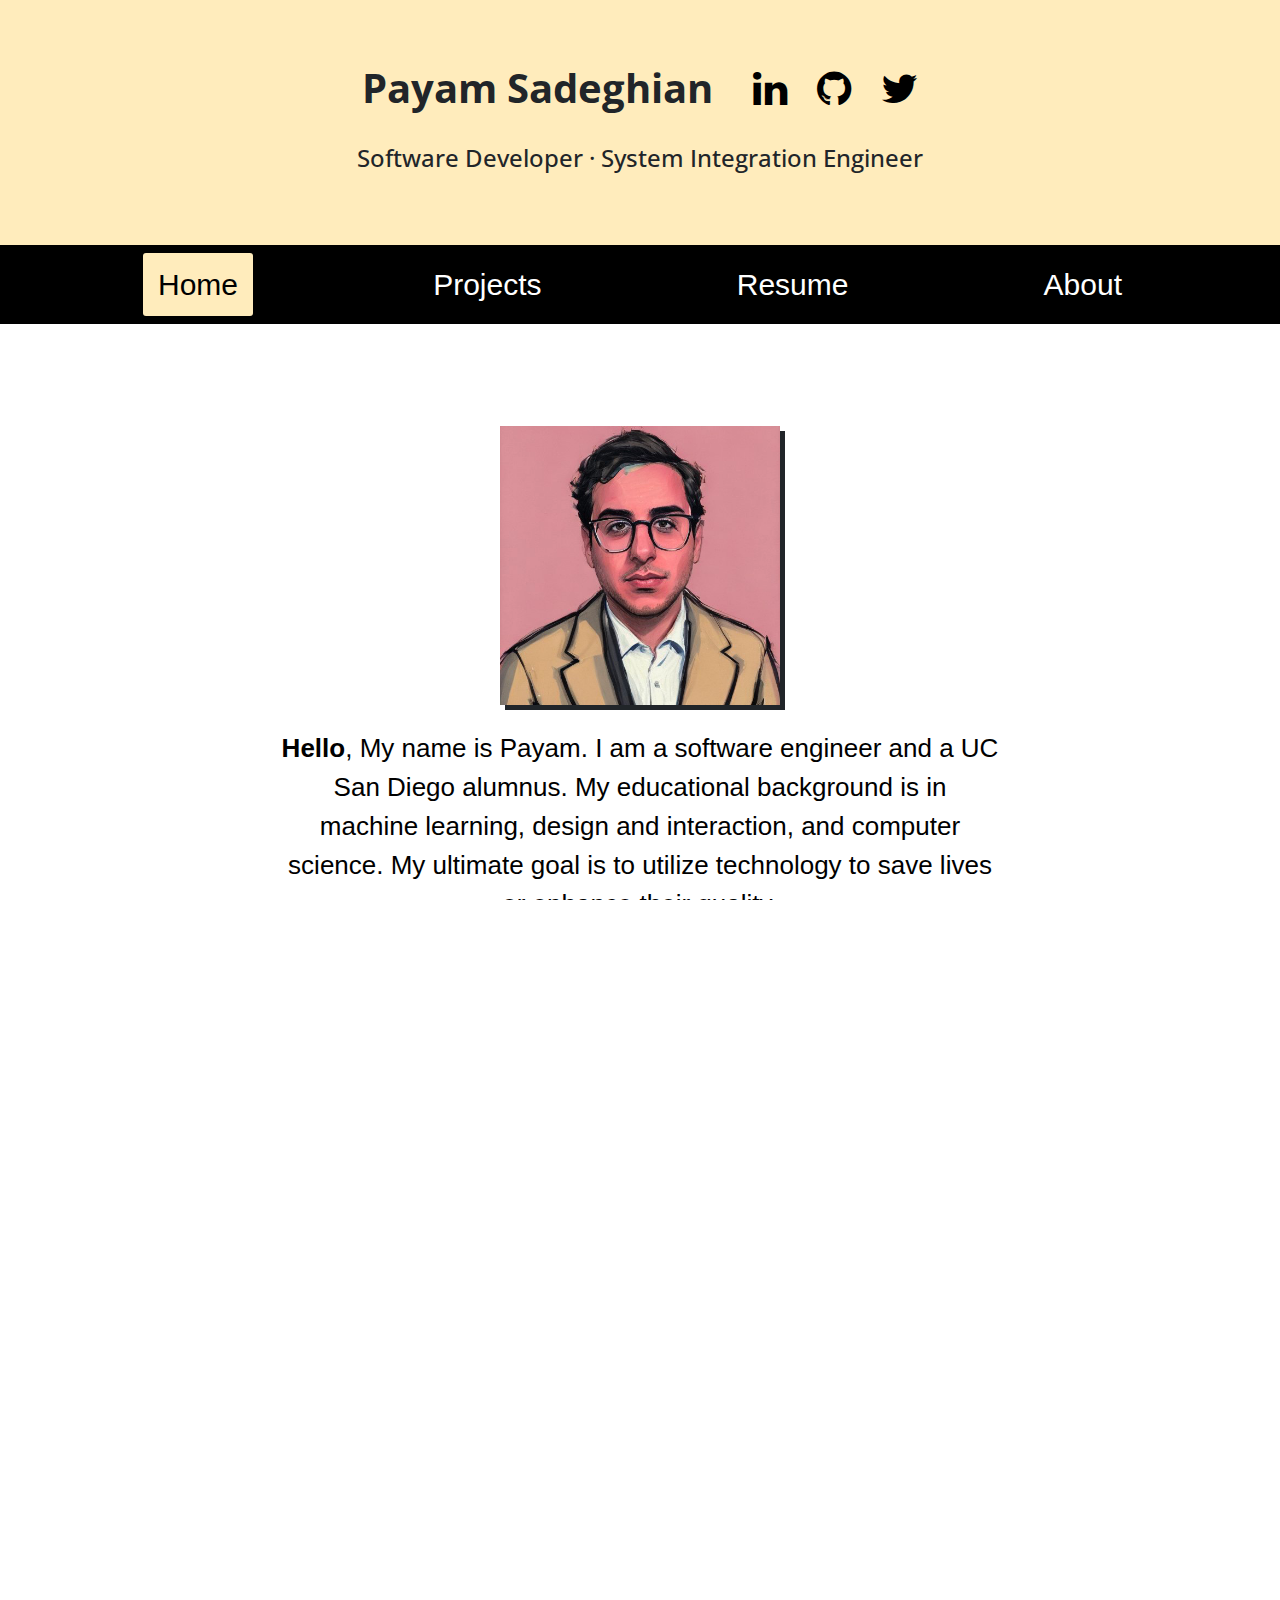
<file: index.html>
<!DOCTYPE html>

<html>
  <meta charset="UTF-8" />
  <meta name="description" content="Payam's Portfolio" />
  <meta
    name="”viewport”"
    content="”width"
    ="device-width,"
    initial-scale="1.0″"
  />
  <head>
    <title>Payam Sadeghian</title>

    <link rel="icon" href="images/p.png" />

    <link rel="preconnect" href="https://fonts.googleapis.com" />
    <link rel="preconnect" href="https://fonts.gstatic.com" crossorigin />
    <link
      href="https://fonts.googleapis.com/css2?family=Open+Sans&display=swap"
      rel="stylesheet"
    />

    <link rel="stylesheet" href="font-awesome-4.7.0/css/font-awesome.min.css" />

    <link rel="stylesheet" href="css/index.css" />

    <link
      rel="stylesheet"
      href="https://stackpath.bootstrapcdn.com/bootstrap/4.5.2/css/bootstrap.min.css"
      integrity="sha384-JcKb8q3iqJ61gNV9KGb8thSsNjpSL0n8PARn9HuZOnIxN0hoP+VmmDGMN5t9UJ0Z"
      crossorigin="anonymous"
    />

    <script
      src="https://code.jquery.com/jquery-3.5.1.slim.min.js"
      integrity="sha384-DfXdz2htPH0lsSSs5nCTpuj/zy4C+OGpamoFVy38MVBnE+IbbVYUew+OrCXaRkfj"
      crossorigin="anonymous"
    ></script>

    <script
      src="https://cdn.jsdelivr.net/npm/bootstrap@4.5.3/dist/js/bootstrap.bundle.min.js"
      integrity="sha384-ho+j7jyWK8fNQe+A12Hb8AhRq26LrZ/JpcUGGOn+Y7RsweNrtN/tE3MoK7ZeZDyx"
      crossorigin="anonymous"
    ></script>
  </head>

  <body>
    <div class="payamBlock">
      <h1>
        <b>Payam Sadeghian</b> &nbsp; &nbsp;<a
          href="https://www.linkedin.com/in/payam-sadeghian-291a47193/"
          target="_blank"
          rel="noopener noreferrer"
          ><i class="fa fa-linkedin" style="color: black"></i
        ></a>
        &nbsp;
        <a
          href="https://github.com/payamsade"
          target="_blank"
          rel="noopener noreferrer"
          ><i class="fa fa-github" style="color: black"></i
        ></a>
        &nbsp;
        <a
          href="https://twitter.com/payamsadeghian"
          target="_blank"
          rel="noopener noreferrer"
          ><i class="fa fa-twitter" style="color: black"></i
        ></a>
      </h1>

      <br />
      <h4>Software Developer &middot; System Integration Engineer</h4>
    </div>

    <!-- The navigation menu -->
    <div class="navigationbar">
      <ul>
        <li><a class="active" href="index.html">Home</a></li>

        <li>
          <a href="#projects">Projects</a>
        </li>

        <li>
          <a href="Resume.pdf" target="_blank" rel="noopener noreferrer"
            >Resume</a
          >
        </li>
        <li><a href="about.html">About</a></li>
      </ul>
    </div>

    <div class="bio" style="padding-top: 3%">
      <div class="row section">
        <div style="width: 15%"></div>
        <div class="col">
          <img
            src="images/portfoliopic.jpeg"
            alt="Portfolio pic"
            title="A picture of myself"
            style="box-shadow: 5px 5px"
            class="allign-center medium"
          />
          <br />
          <p class="p33" , style="font-size: 26px; text-align: center">
            <strong>Hello</strong>, My name is Payam. I am a software engineer
            and a UC San Diego alumnus. My educational background is in machine
            learning, design and interaction, and computer science. My ultimate
            goal is to utilize technology to save lives or enhance their
            quality.
          </p>
        </div>
        <div style="width: 15%"></div>
      </div>
    </div>

    <div class="rowimg">
      <div class="columnimg"></div>
      <div class="columnimg">
        <div class="projects" id="projects">
          <p class="p6"><b>Projects</b></p>
        </div>
        <div class="columnimg">
          <!-- HCI website project-->
          <div id="WePet">
            <a href="WePet.html">
              <p class="p3">App design case study</p>
              <img
                src="images/WePet/WePetBanner.png"
                class="mx auto img-thumbnail"
              />
            </a>
          </div>
        </div>
        <div class="columnimg">
          <div id="Portugal">
            <a href="https://github.com/payamsade/Portugal-Greatest-Distance">
              <p class="p3">Portugal-Max-Distance</p>
              <img
                src="images/Portugal-Greatest-Distance/portugal-with-line.png"
                class="mx auto img-thumbnail"
              />
            </a>
          </div>
        </div>
      </div>
      <div style="width: 5%;"></div>

      <div class="columnimg">
        <div class="awards" id="awards">
          <p class="p6"><b>Awards</b></p>
        </div>
        <!-- Tree Skirt project-->
        <div id="The TreeSkirt">
          <a href="TreeSkirt.html">
            <p class="p3">UCSD Sustain-A-Thon first place</p>
            <img
              src="images/TreeSkirt/award.jpeg"
              class="mx auto img-thumbnail"
            />
          </a>
        </div>
      </div>
      <div class="columnimg"></div>
    </div>

    <div class="skills" id="skills">
      <p class="p6"><b>Skills</b></p>
      <div class="rowimg">
        <div class="columnimg"></div>
        <div class="columnskillimg">
          <img
            src="images/skills/Python.png"
            class="mx auto img-thumbnail"
            style="border: 0"
          />
        </div>
        <div class="columnskillimg">
          <img
            src="images/skills/bash.png"
            class="mx auto img-thumbnail"
            style="border: 0"
          />
        </div>
        <div class="columnskillimg">
          <img
            src="images/skills/HTML5.png"
            class="mx auto img-thumbnail"
            style="border: 0"
          />
        </div>
        <div class="columnskillimg">
          <img
            src="images/skills/CSS.png"
            class="mx auto img-thumbnail"
            style="border: 0"
          />
        </div>
        <div class="columnskillimg">
          <img
            src="images/skills/rest-api-icon.jpeg"
            class="mx auto img-thumbnail"
            style="border: 0"
          />
        </div>
        <div class="columnskillimg">
          <img
            src="images/skills/Tux.png"
            class="mx auto img-thumbnail"
            style="border: 0"
          />
        </div>
        <div class="columnskillimg">
          <img
            src="images/skills/JavaScript-logo.png"
            class="mx auto img-thumbnail"
            style="border: 0"
          />
        </div>
        <div class="columnskillimg">
          <img
            src="images/skills/Git.png"
            class="mx auto img-thumbnail"
            style="border: 0"
          />
        </div>
        <div class="columnimg"></div>
      </div>
    </div>
  </body>
</html>
</file>
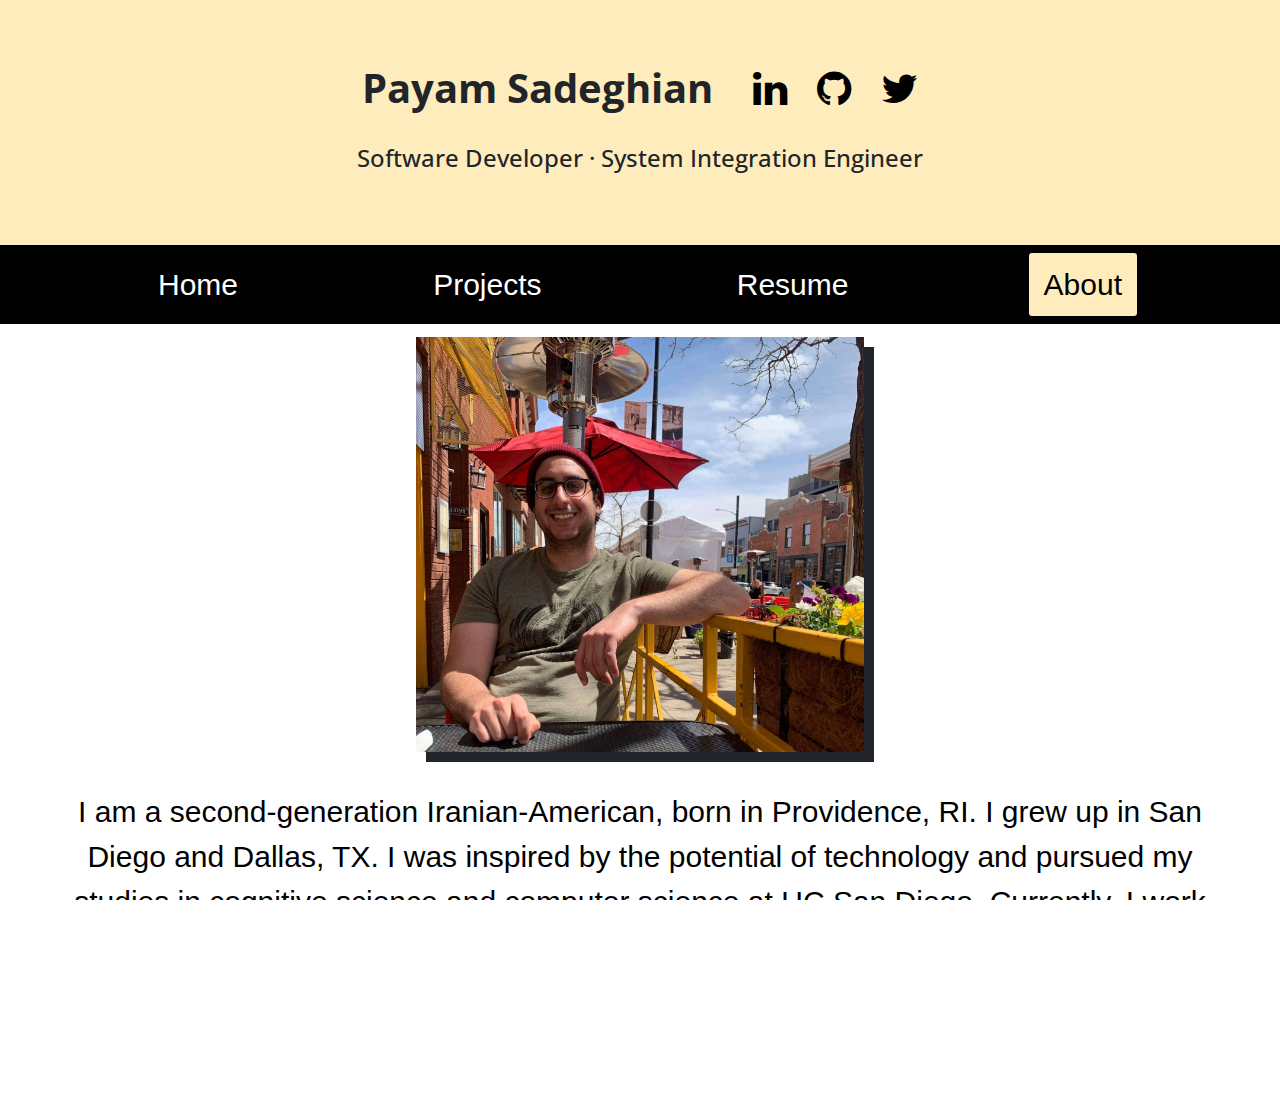
<file: about.html>
<!DOCTYPE html>

<html>
  <meta charset="UTF-8" />
  <meta name="description" content="Payam's Portfolio" />
  <meta
    name="”viewport”"
    content="”width"
    ="device-width,"
    initial-scale="1.0″"
  />

  <head>
    <title>About Page</title>
    <link rel="icon" href="images/p.png" />

    <link rel="preconnect" href="https://fonts.googleapis.com" />
    <link rel="preconnect" href="https://fonts.gstatic.com" crossorigin />
    <link
      href="https://fonts.googleapis.com/css2?family=Open+Sans&display=swap"
      rel="stylesheet"
    />

    <link rel="stylesheet" href="font-awesome-4.7.0/css/font-awesome.min.css" />

    <link rel="stylesheet" href="css/index.css" />

    <link
      rel="stylesheet"
      href="https://stackpath.bootstrapcdn.com/bootstrap/4.5.2/css/bootstrap.min.css"
      integrity="sha384-JcKb8q3iqJ61gNV9KGb8thSsNjpSL0n8PARn9HuZOnIxN0hoP+VmmDGMN5t9UJ0Z"
      crossorigin="anonymous"
    />

    <script src="https://code.jquery.com/jquery-3.5.1.slim.min.js"
    integrity="sha384-DfXdz2htPH0lsSSs5nCTpuj/zy4C+OGpamoFVy38MVBnE+IbbVYUew+OrCXaRkfj"
    crossorigin="anonymous"></script>

    <script
      src="https://cdn.jsdelivr.net/npm/bootstrap@4.5.3/dist/js/bootstrap.bundle.min.js"
      integrity="sha384-ho+j7jyWK8fNQe+A12Hb8AhRq26LrZ/JpcUGGOn+Y7RsweNrtN/tE3MoK7ZeZDyx"
      crossorigin="anonymous"
    ></script>
  </head>

  <body>
    <div class="payamBlock">
      <h1>
        <b>Payam Sadeghian</b> &nbsp; &nbsp;<a
          href="https://www.linkedin.com/in/payam-sadeghian-291a47193/"
          target="_blank"
          rel="noopener noreferrer"
          ><i class="fa fa-linkedin" style="color: black"></i
        ></a>
        &nbsp;
        <a
          href="https://github.com/payamsade"
          target="_blank"
          rel="noopener noreferrer"
          ><i class="fa fa-github" style="color: black"></i
        ></a>
        &nbsp;
        <a
          href="https://twitter.com/payamsadeghian"
          target="_blank"
          rel="noopener noreferrer"
          ><i class="fa fa-twitter" style="color: black"></i
        ></a>
      </h1>
      <br />
      <h4>Software Developer &middot; System Integration Engineer</h4>
    </div>

    <!-- The navigation menu -->
    <div class="navigationbar">
      <ul>
        <li><a href="index.html">Home</a></li>

        <li>
          <a href="index.html#projects">Projects</a>
          <!--
    <div class="sub-menu-Projects">
      <ul>
        <li><a href="WePet.html">WePet</a></li>
        <li><a href="TreeSkirt.html">TreeSkirt</a></li>
      </ul>
    </div> -->
        </li>

        <li>
          <a href="Resume.pdf" target="_blank" rel="noopener noreferrer"
            >Resume</a
          >
        </li>
        <li><a class="active" href="about.html">About</a></li>
      </ul>
    </div>

    <div class="AboutMePic">
      <div class="row">
        <div class="col">
          <img
            src="images/PayamAbout.jpeg"
            alt="Boulder"
            title="AboutMe"
            style="box-shadow: 10px 10px"
            class="allign-center medium"
          />
        </div>
      </div>
    </div>

    <div class="bio" style="padding-top: 1%">
      <div class="row">
        <div class="col">
          <br />
          <p class="p33about">
            I am a second-generation Iranian-American, born in Providence, RI. I
            grew up in San Diego and Dallas, TX. I was inspired by the potential
            of technology and pursued my studies in cognitive science and
            computer science at UC San Diego. Currently, I work as a software
            engineer in San Diego. In my leisure time, I enjoy reading
            literature and manga, lifting, cooking, and playing chess.
          </p>
        </div>
      </div>
    </div>
    <a href="index.html">
      <p class="p33back"><mark>&#8592; back to main </mark></p>
    </a>
  </body>
</html>
</file>
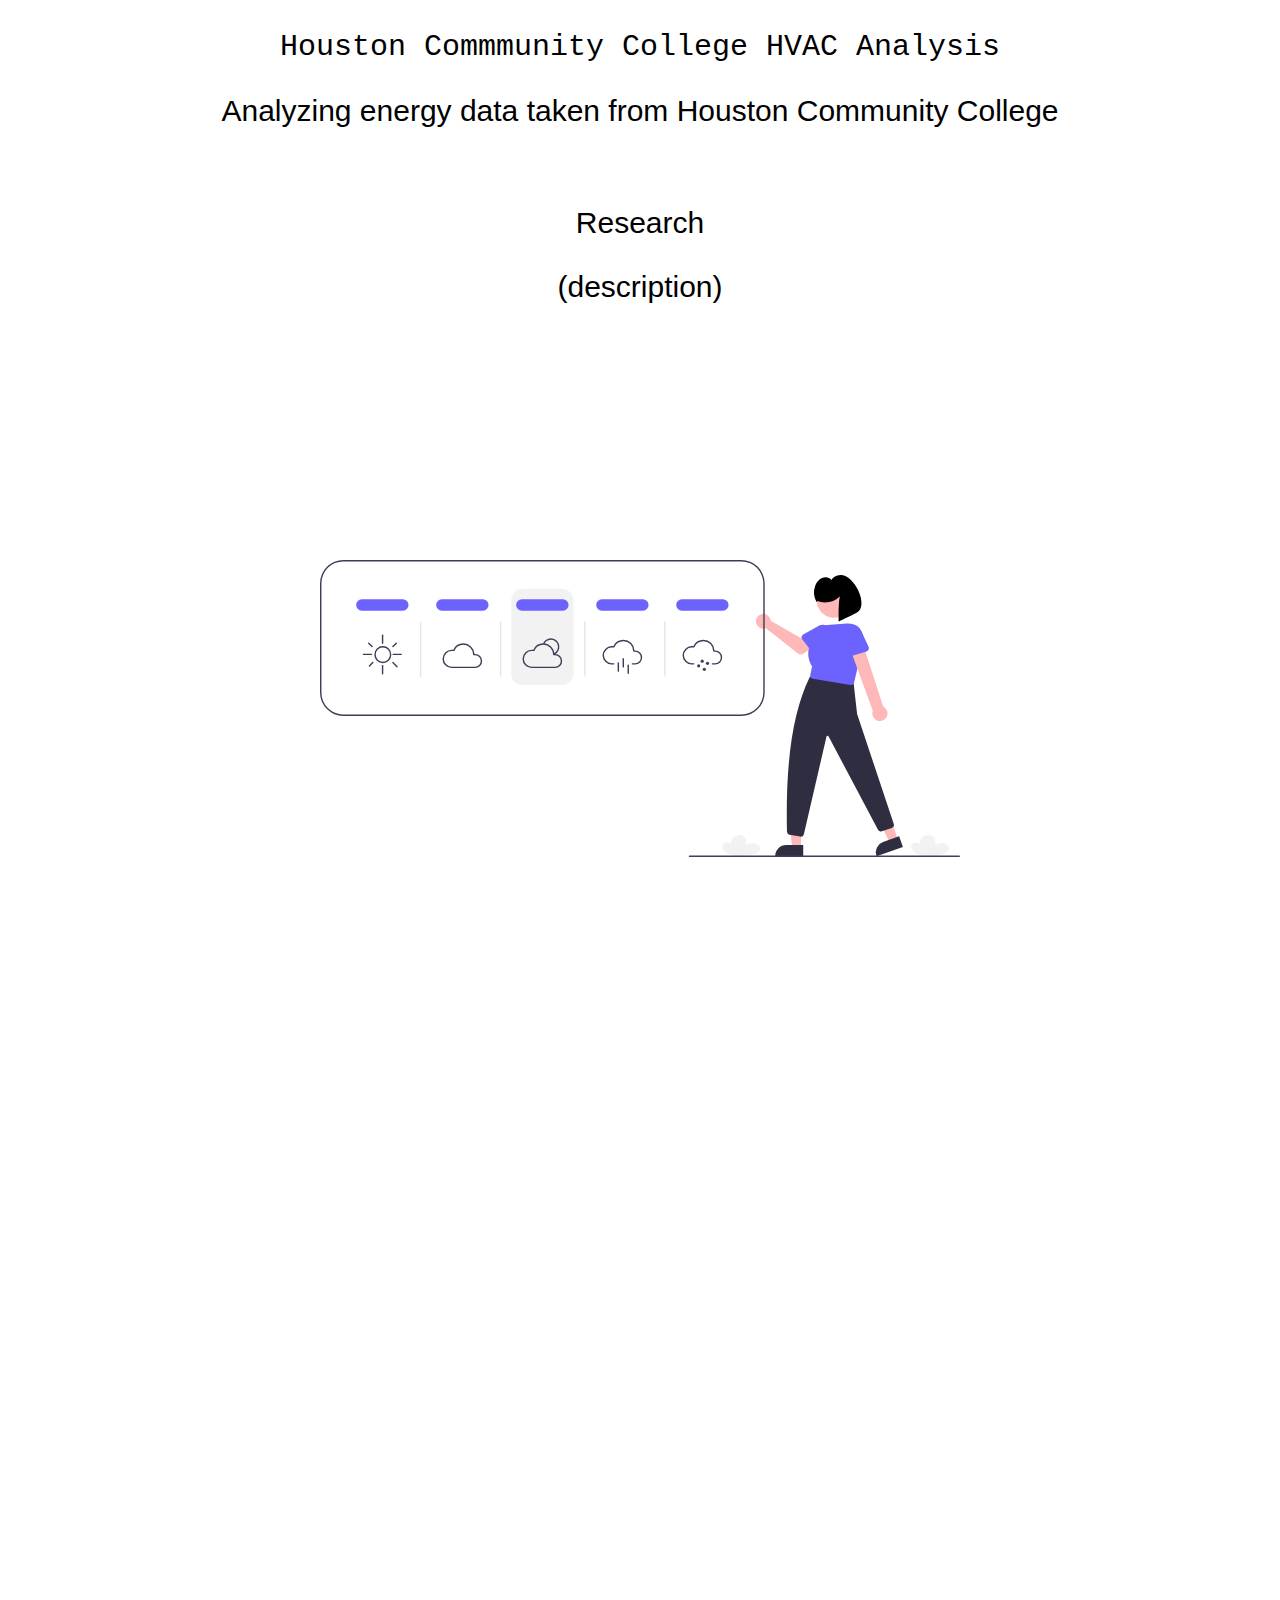
<file: HVAC.html>
<!doctype html>

<html>
<head>
  <title>HVAC ML research project</title>
  <meta charset="utf-8">
  <meta name="viewport" content="width=device-width, initial-scale=1.0">
  <link rel="stylesheet" href="css/index.css">
</head>

<body>
  <p class= "p4">Houston Commmunity College HVAC Analysis</p>

  <p class= "p3">Analyzing energy data taken from Houston Community College</p>
  <br>
  <div>
        <p class= "p3">Research</p>
    <div id="Weather">
        <p class= "p3">(description)</p>
        <img src="images/Undraw/undraw_Weather_re_qsmd.svg" style=" display: block; margin-top: 20%; margin-left: auto; margin-right: auto; width:50%">
    </div>
    <br>
    <div id="DataExploration">
        <p class= "p3">(description)</p>
        <img src="images/Undraw/undraw_Dashboard_re_3b76.svg" style=" display: block; margin-top: 20%; margin-left: auto; margin-right: auto; width:50%">
    </div>
    <br>
    <div id="Efficiency">
        <p class= "p3">(description)</p>
        <img src="images/Undraw/undraw_Business_plan_re_0v81.svg" style=" display: block; margin-top: 20%; margin-left: auto; margin-right: auto; width:50%">
    </div>
    <br>
    <div id="MachineLearning">
        <p class= "p3">(description)</p>
        <img src="images/Undraw/undraw_Artificial_intelligence_re_enpp.svg" style=" display: block; margin-top: 20%; margin-left: auto; margin-right: auto; width:50%">
    </div>
    <a href="index.html">
      <p class= "p33">back to main</p>
    </a>
  </div>
</body>
</html>
</file>
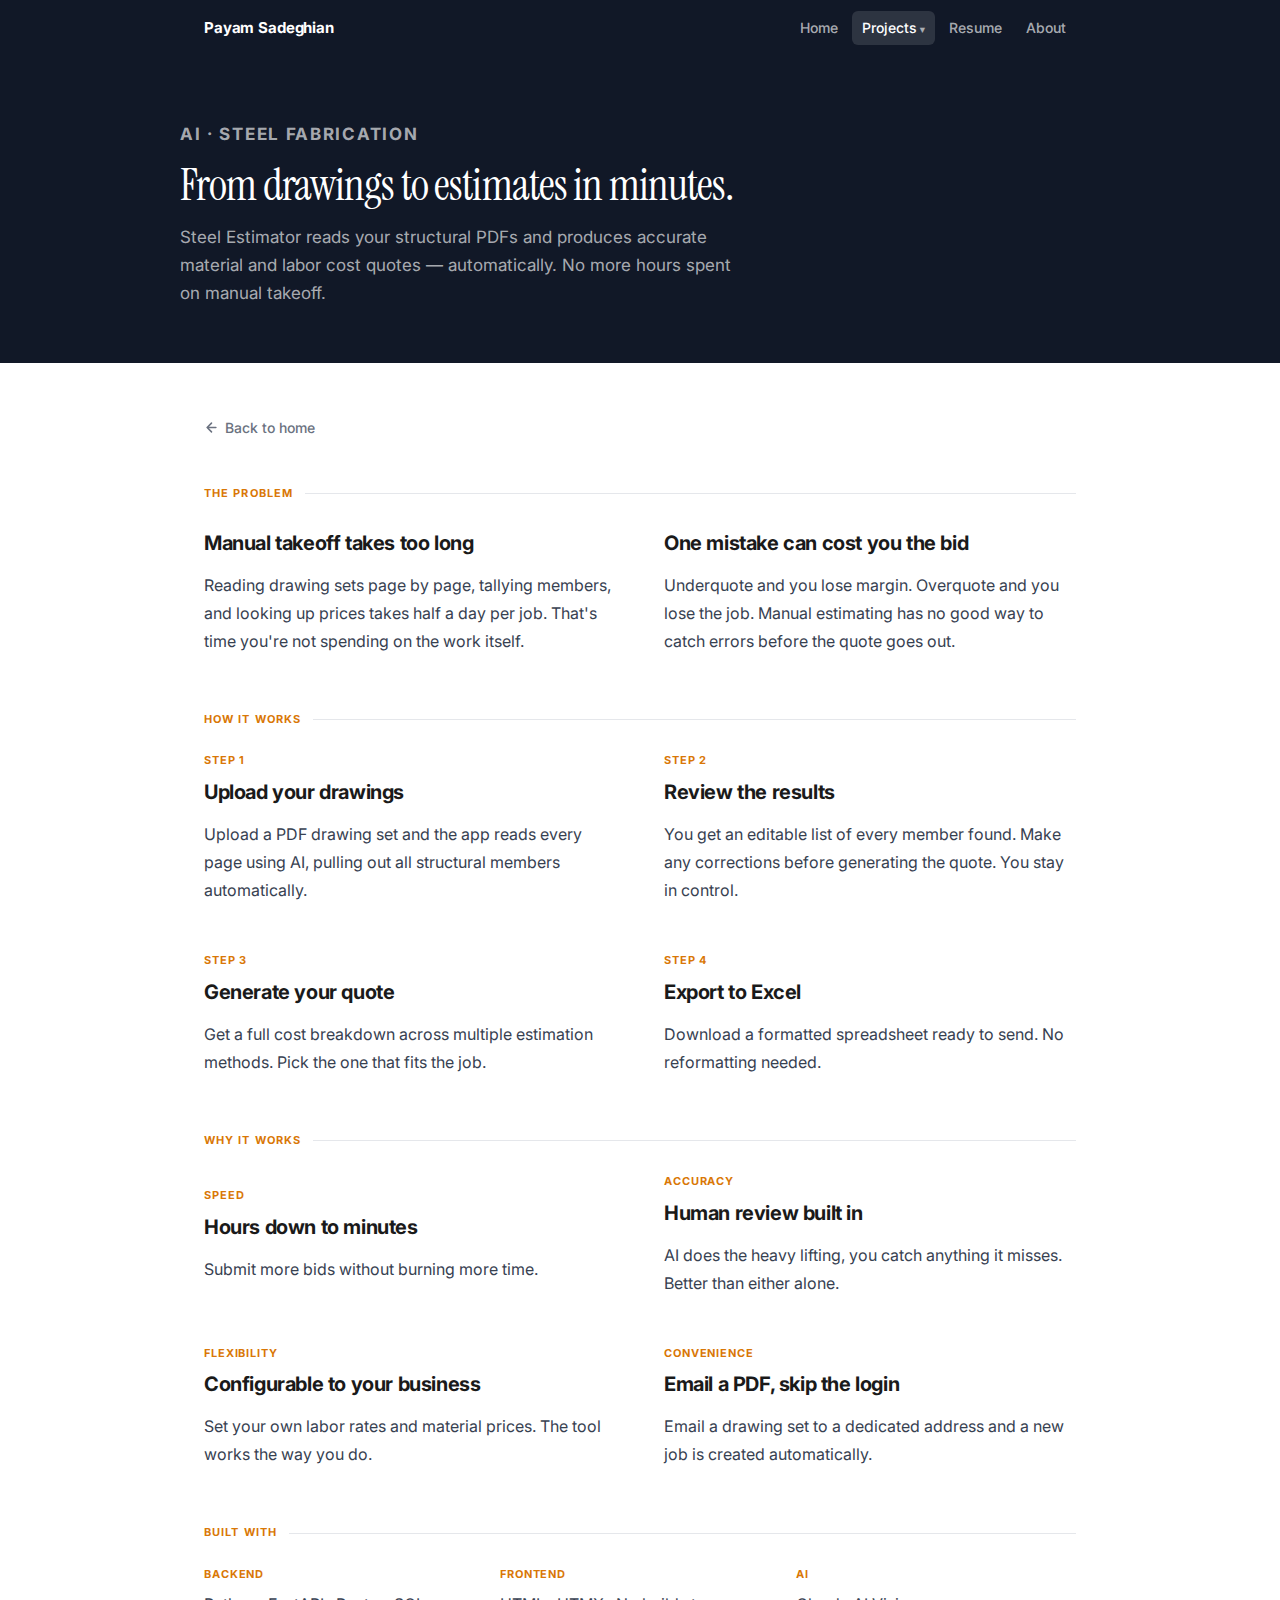
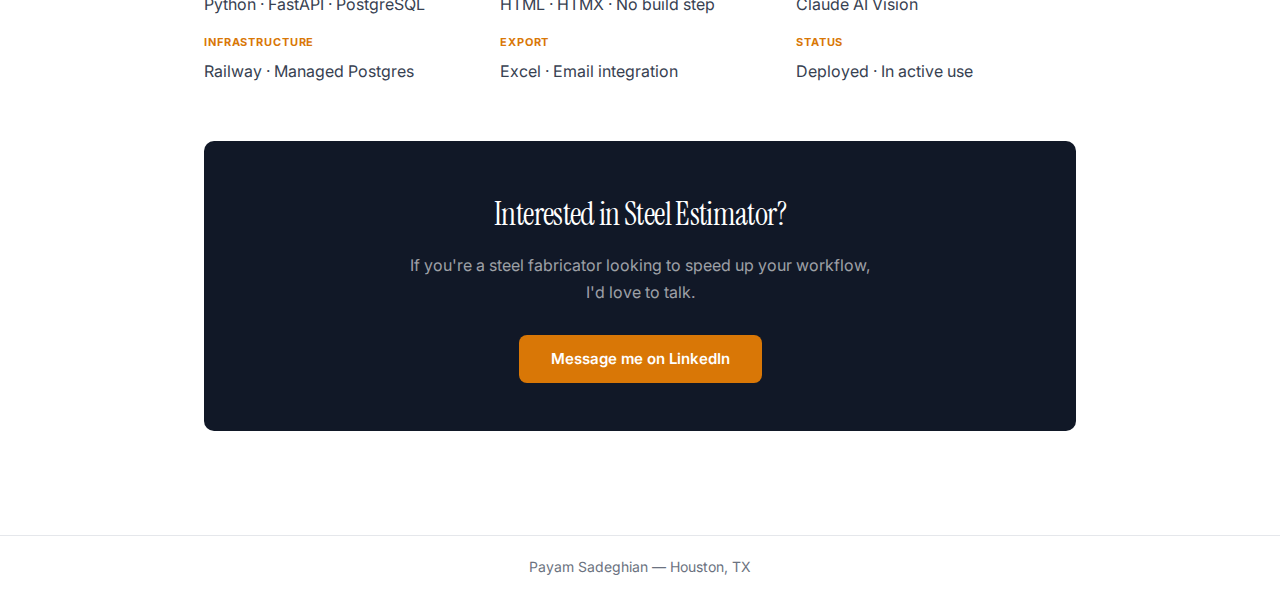
<file: SteelEstimator.html>
<!DOCTYPE html>
<html lang="en">
<head>
  <meta charset="UTF-8">
  <meta name="viewport" content="width=device-width, initial-scale=1.0">
  <meta name="description" content="Steel Estimator — AI-powered structural steel estimation. From drawings to quotes in minutes.">
  <title>Steel Estimator — Payam Sadeghian</title>
  <link rel="apple-touch-icon" sizes="180x180" href="/images/favicon_io/apple-touch-icon.png">
  <link rel="icon" type="image/png" sizes="32x32" href="/images/favicon_io/favicon-32x32.png">
  <link rel="icon" type="image/png" sizes="16x16" href="/images/favicon_io/favicon-16x16.png">
  <link rel="manifest" href="/site.webmanifest">
  <link rel="preconnect" href="https://fonts.googleapis.com">
  <link rel="preconnect" href="https://fonts.gstatic.com" crossorigin>
  <link href="https://fonts.googleapis.com/css2?family=Inter:wght@400;500;600;700&family=Instrument+Serif:ital@0;1&display=swap" rel="stylesheet">
  <link rel="stylesheet" href="css/style.css">
</head>
<body>

  <nav>
    <div class="nav-inner">
      <a href="index.html" class="nav-brand">Payam Sadeghian</a>
      <ul class="nav-links">
        <li><a href="index.html">Home</a></li>
        <li class="has-dropdown">
          <a href="#" class="active">Projects</a>
          <div class="nav-dropdown">
            <a href="SteelEstimator.html" class="drop-card">
              <div class="drop-card-thumb drop-card-thumb--steel"></div>
              <div class="drop-card-body">
                <span class="drop-card-tag">Full Stack &middot; AI</span>
                <span class="drop-card-title">Steel Estimator</span>
              </div>
            </a>
            <a href="WePet.html" class="drop-card">
              <img src="images/WePet/WePetBanner.png" alt="WePet app design">
              <div class="drop-card-body">
                <span class="drop-card-tag">UX &middot; Case Study</span>
                <span class="drop-card-title">WePet — App Design</span>
              </div>
            </a>

            <a href="TreeSkirt.html" class="drop-card">
              <img src="images/TreeSkirt/award.jpeg" alt="UCSD Sustain-A-Thon">
              <div class="drop-card-body">
                <span class="drop-card-tag">Hardware &middot; Award</span>
                <span class="drop-card-title">UCSD Sustain-A-Thon</span>
              </div>
            </a>
          </div>
        </li>
        <li><a href="Payam_Sadeghian_Resume.pdf" target="_blank" rel="noopener noreferrer">Resume</a></li>
        <li><a href="about.html">About</a></li>
      </ul>
    </div>
  </nav>

  <header class="case-hero">
    <div class="case-hero-inner">
      <p class="case-hero-tag">AI &middot; Steel Fabrication</p>
      <h1>From drawings to estimates in minutes.</h1>
      <p>Steel Estimator reads your structural PDFs and produces accurate material and labor cost quotes — automatically. No more hours spent on manual takeoff.</p>
    </div>
  </header>

  <div class="case-main">

    <a href="index.html" class="back-link">
      <svg xmlns="http://www.w3.org/2000/svg" viewBox="0 0 24 24" fill="none" stroke="currentColor" stroke-width="2.5" stroke-linecap="round" stroke-linejoin="round" aria-hidden="true"><path d="M19 12H5M12 19l-7-7 7-7"/></svg>
      Back to home
    </a>

    <!-- Problem -->
    <div class="case-section">
      <p class="case-section-title">The Problem</p>
      <div class="two-col">
        <div>
          <h2 class="case-h2">Manual takeoff takes too long</h2>
          <p class="case-p">Reading drawing sets page by page, tallying members, and looking up prices takes half a day per job. That's time you're not spending on the work itself.</p>
        </div>
        <div>
          <h2 class="case-h2">One mistake can cost you the bid</h2>
          <p class="case-p">Underquote and you lose margin. Overquote and you lose the job. Manual estimating has no good way to catch errors before the quote goes out.</p>
        </div>
      </div>
    </div>

    <!-- How it works -->
    <div class="case-section">
      <p class="case-section-title">How It Works</p>
      <div class="two-col">
        <div>
          <p class="case-label">Step 1</p>
          <h2 class="case-h2">Upload your drawings</h2>
          <p class="case-p">Upload a PDF drawing set and the app reads every page using AI, pulling out all structural members automatically.</p>
        </div>
        <div>
          <p class="case-label">Step 2</p>
          <h2 class="case-h2">Review the results</h2>
          <p class="case-p">You get an editable list of every member found. Make any corrections before generating the quote. You stay in control.</p>
        </div>
      </div>
      <div class="two-col">
        <div>
          <p class="case-label">Step 3</p>
          <h2 class="case-h2">Generate your quote</h2>
          <p class="case-p">Get a full cost breakdown across multiple estimation methods. Pick the one that fits the job.</p>
        </div>
        <div>
          <p class="case-label">Step 4</p>
          <h2 class="case-h2">Export to Excel</h2>
          <p class="case-p">Download a formatted spreadsheet ready to send. No reformatting needed.</p>
        </div>
      </div>
    </div>

    <!-- Value props -->
    <div class="case-section">
      <p class="case-section-title">Why It Works</p>
      <div class="two-col">
        <div>
          <p class="case-label">Speed</p>
          <h2 class="case-h2">Hours down to minutes</h2>
          <p class="case-p">Submit more bids without burning more time.</p>
        </div>
        <div>
          <p class="case-label">Accuracy</p>
          <h2 class="case-h2">Human review built in</h2>
          <p class="case-p">AI does the heavy lifting, you catch anything it misses. Better than either alone.</p>
        </div>
      </div>
      <div class="two-col">
        <div>
          <p class="case-label">Flexibility</p>
          <h2 class="case-h2">Configurable to your business</h2>
          <p class="case-p">Set your own labor rates and material prices. The tool works the way you do.</p>
        </div>
        <div>
          <p class="case-label">Convenience</p>
          <h2 class="case-h2">Email a PDF, skip the login</h2>
          <p class="case-p">Email a drawing set to a dedicated address and a new job is created automatically.</p>
        </div>
      </div>
    </div>

    <!-- Tech stack -->
    <div class="case-section">
      <p class="case-section-title">Built With</p>
      <div style="display: grid; grid-template-columns: repeat(3, 1fr); gap: 1rem;">
        <div class="stack-item">
          <p class="case-label">Backend</p>
          <p class="case-p" style="margin:0;">Python · FastAPI · PostgreSQL</p>
        </div>
        <div class="stack-item">
          <p class="case-label">Frontend</p>
          <p class="case-p" style="margin:0;">HTML · HTMX · No build step</p>
        </div>
        <div class="stack-item">
          <p class="case-label">AI</p>
          <p class="case-p" style="margin:0;">Claude AI Vision</p>
        </div>
        <div class="stack-item">
          <p class="case-label">Infrastructure</p>
          <p class="case-p" style="margin:0;">Railway · Managed Postgres</p>
        </div>
        <div class="stack-item">
          <p class="case-label">Export</p>
          <p class="case-p" style="margin:0;">Excel · Email integration</p>
        </div>
        <div class="stack-item">
          <p class="case-label">Status</p>
          <p class="case-p" style="margin:0;">Deployed · In active use</p>
        </div>
      </div>
    </div>

    <!-- Contact -->
    <div class="case-section contact-section">
      <h2 class="contact-heading">Interested in Steel Estimator?</h2>
      <p class="contact-sub">If you're a steel fabricator looking to speed up your workflow, I'd love to talk.</p>
      <a href="https://www.linkedin.com/in/payam-sadeghian-291a47193/" target="_blank" rel="noopener noreferrer" class="contact-btn">Message me on LinkedIn</a>
    </div>

  </div>

  <footer>
    <p>Payam Sadeghian &mdash; Houston, TX</p>
  </footer>

</body>
</html>
</file>
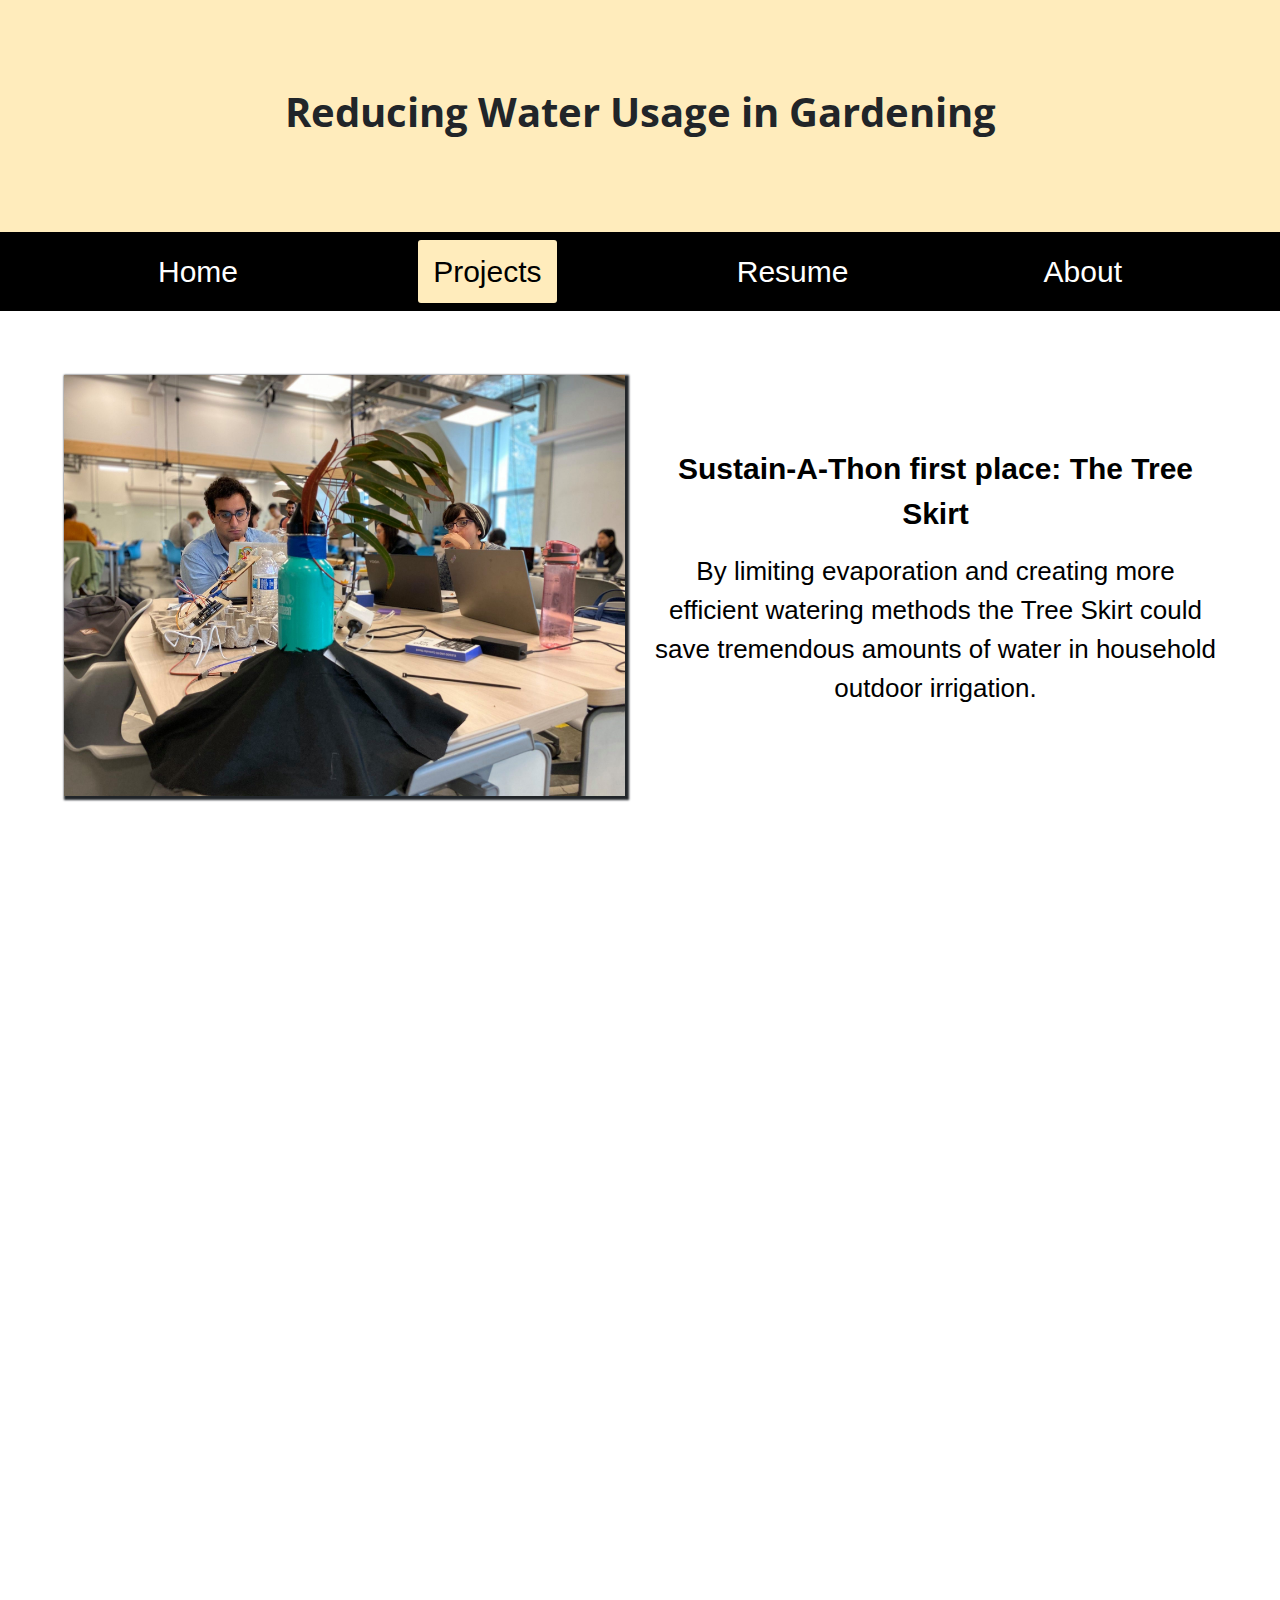
<file: TreeSkirt.html>
<!DOCTYPE html>

<html>
  <meta charset="UTF-8" />
  <meta name="description" content="Payam's Portfolio" />
  <meta
    name="”viewport”"
    content="”width"
    ="device-width,"
    initial-scale="1.0″"
  />
  <head>
    <title>Sustain-A-Thon Project</title>
    <link rel="icon" href="images/p.png" />

    <link rel="preconnect" href="https://fonts.googleapis.com" />
    <link rel="preconnect" href="https://fonts.gstatic.com" crossorigin />
    <link
      href="https://fonts.googleapis.com/css2?family=Open+Sans&display=swap"
      rel="stylesheet"
    />

    <link
      rel="stylesheet"
      href="https://stackpath.bootstrapcdn.com/bootstrap/4.5.2/css/bootstrap.min.css"
      integrity="sha384-JcKb8q3iqJ61gNV9KGb8thSsNjpSL0n8PARn9HuZOnIxN0hoP+VmmDGMN5t9UJ0Z"
      crossorigin="anonymous"
    />

    <script src="https://code.jquery.com/jquery-3.5.1.slim.min.js"
    integrity="sha384-DfXdz2htPH0lsSSs5nCTpuj/zy4C+OGpamoFVy38MVBnE+IbbVYUew+OrCXaRkfj"
    crossorigin="anonymous"></script>

    <script
      src="https://cdn.jsdelivr.net/npm/bootstrap@4.5.3/dist/js/bootstrap.bundle.min.js"
      integrity="sha384-ho+j7jyWK8fNQe+A12Hb8AhRq26LrZ/JpcUGGOn+Y7RsweNrtN/tE3MoK7ZeZDyx"
      crossorigin="anonymous"
    ></script>
    <link rel="stylesheet" href="css/projects.css" />
    <link rel="stylesheet" href="font-awesome-4.7.0/css/font-awesome.min.css" />
  </head>
  <body>
    <div class="headBlock">
      <br />
      <h1><b>Reducing Water Usage in Gardening</b></h1>
      <br />
    </div>

    <!-- The navigation menu -->
    <div class="navigationbar">
      <ul>
        <li><a href="index.html">Home</a></li>

        <li>
          <a class="active" href="index.html#projects">Projects</a>
        </li>

        <li>
          <a href="Resume.pdf" target="_blank" rel="noopener noreferrer"
            >Resume</a
          >
        </li>
        <li><a href="about.html">About</a></li>
      </ul>
    </div>

    <div class="row section">
      <div class="col">
        <img
          src="images/TreeSkirt/proto3.jpeg"
          style="width: 100%; box-shadow: 2px 2px 2px 2px"
        />
      </div>
      <div class="col" id="properText">
        <p class="p4">Sustain-A-Thon first place: The Tree Skirt</p>
        <p class="p3">
          By limiting evaporation and creating more efficient watering methods
          the Tree Skirt could save tremendous amounts of water in household
          outdoor irrigation.
        </p>
      </div>
    </div>

    <div id="Intro">
      <div class="row section">
        <div class="col">
          <p class="p4">Background:</p>
          <p class="p3">
            The Tree Skirt was the result of a three-day engineering competition
            at UC San Diego. The theme was sustainability. My two group partners
            and I were able to pull through with a first place prize.
          </p>
        </div>
      </div>

      <div class="row subsection">
        <div class="col" id="properText">
          <p class="p4">Data (1)</p>
          <br />
          <p class="p3" , style="padding-left: 5%">
            The average California family uses about 190 gallons of water
            outdoors per household per day.
          </p>
          <p class="p33"
            style="padding-left: 5%; font-size: 16px">
            *Source: California Single Family Use Efficiency Study
          </p>
        </div>
        <div class="col">
          <img
            src="images/TreeSkirt/Irrigation.png"
            style="width: 100%; padding-right: 10%"
          />
        </div>
      </div>

      <div class="row lastsub">
        <div class="col">
          <img
            src="images/TreeSkirt/WaterExcess.png"
            style="width: 100%; padding-left: 10%"
          />
        </div>
        <div class="col" id="properText">
        <p class="p4">Data (2)</p>
          <p class="p3" , style="padding-right: 5%">
            The average excess irrigation use for all single-family accounts is
            estimated at 26.2 kgal per year.
          </p>
          <p
            class="p33"
            style="padding-right: 5%; font-size: 16px"
          >
            *Source: EPA WaterSense
          </p>
          <br />
        </div>
      </div>
    </div>

    <div id="Ideas">
      <div class="row section">
        <div class="col" id="properText">
          <p class="p4">The problem:</p>
          <br />
          <p class="p3">
            The price of water is projected to increase exponentially with the
            inevitability of climate change. How can we help preserve water
            usage?
          </p>
        </div>
      </div>

      <div class="row section">
        <div class="col" id="properText">
          <p class="p4">Our goal:</p>
          <p class="p3" , style="padding-right: 5%">
            Reduce household water usage by improving plant watering technology.
          </p>
        </div>
      </div>

      <div class="row section">
        <div class="col" id="properText">
          <p class="p4">Inspirations and concept:</p>
          <p class="p3">
            A pre-existing product, the <a href="https://www.treetpee.com/">Tree T-PEE</a> consists of a plastic cone that traps evaporation off
            of tree roots. Agriculture research suggests the device can reduce
            water usage in irrigation.
          </p>
        </div>
        <div class="col">
          <img
            src="images/TreeSkirt/Inspiration.png"
            style="width: 100%; box-shadow: 2px 2px 2px 2px"
          />
        </div>
      </div>

      <div class="row section">
        <div class="col">
          <img
            src="images/TreeSkirt/Idea.png"
            style="
              display: block;
              margin-top: 20%;
              margin-left: auto;
              margin-right: auto;
              box-shadow: 2px 2px 2px 2px;
              width: 100%;
            "
          />
        </div>
        <div class="col" id="properText">
          <p class="p4">Our Idea:</p>
          <p class="p3">
            We aimed to create a Tree T-Pee for at-home use. Add an automatic
            watering feature to prevent over-watering and more convenient to
            use. Make it more attractive to be used at home and non-invasive to
            one’s lifestyle.
          </p>
        </div>
      </div>
    </div>

    <div id="Construction">
      <div class="row section">
        <div class="col" id="properText">
          <p class="p4">Logic:</p>
          <p class="p3">
            Our code was comprised of a simple algorithm. If the humidity
            inside the tree skirt would be too low, it would water; else it
            would stay off to preserve water flow.
          </p>
        </div>
        <div class="col" id="properText">
          <img
            src="images/TreeSkirt/Code.png"
            class="allign-center"
            style="width: 60%"
          />
        </div>
      </div>

      <div class="row section">
        <div class="col" id="properText">
          <p class="p4">Features:</p>
          <p class="p3">
            We also intend to change the presetting for humidity level based on
            the plant's requirements. The user would be able to select their
            plant and the Tree Skirt will take care of the rest.
          </p>
        </div>
        <div class="col" id="properText">
          <img
            src="images/TreeSkirt/Fruit.png"
            style="width: 100%; box-shadow: 2px 2px 2px 2px"
          />
        </div>
      </div>

      <div class="row section">
        <div class="col">
          <img
            src="images/TreeSkirt/Proto2.jpeg"
            style="width: 80%; box-shadow: 2px 2px 2px 2px"
          />
        </div>
        <div class="col" id="properText">
          <p class="p4">Hardware Assembly:</p>
          <p class="p3">
            During the weekend we were able to scrap together this working
            prototype which was able to stop our water flow as to our
            requirements. For our demonstration, we would blow air under the
            tree skirt and demonstrate the device stopping water flow.
          </p>
        </div>
      </div>

      <div class="row section">
        <div class="col" id="properText">
          <p class="p4">Final prototype:</p>
          <p class="p3">
            This is our final product. The Tree Skirt was able to stop its water
            flow when we introduced humidity under the skirt; Thus proving our
            concept of design. We were able to present it to the judges which
            included San Diego Water Authority members and Professors at UC San
            Diego. Our team won first place in the competition.
          </p>
          <!-- <p class="p3"> ANNOTATE THE DIAGRAM TO DEPICT EACH PART AND WHAT IT DOES </p> -->
        </div>
        <div class="col">
          <img
            src="images/TreeSkirt/Prototype.jpg"
            style="width: 100%; box-shadow: 2px 2px 2px 2px"
          />
        </div>
      </div>
    </div>

    <div id="Conclusion">
      <div class="row section">
        <div class="col">
          <img
            src="images/TreeSkirt/Future.png"
            style="width: 80%; box-shadow: 2px 2px 2px 2px"
          />
          <p
            class="p33"
            style="margin-left: 1%; margin-top: 1%; font-size: 16px"
          >
            *Ideas for the future of the Tree Skirt
          </p>
        </div>
        <div class="col" id="properText">
          <p class="p4">Areas of improvement:</p>
          <p class="p3">
            Moving forward we would implement humidity requirements for
            different types of trees. It'd be as simple as the user selecting
            what type of tree they have and the device taking care of the rest.
            We'd include many sizes of tree skirts to expand the options to
            bushes and shrubs. Working on an attractive appearance for the
            device.
          </p>
        </div>
      </div>
    </div>
    <a href="index.html">
      <p class="p33back"><mark>&#8592; back to main </mark></p>
    </a>
  </body>
</html>
</file>
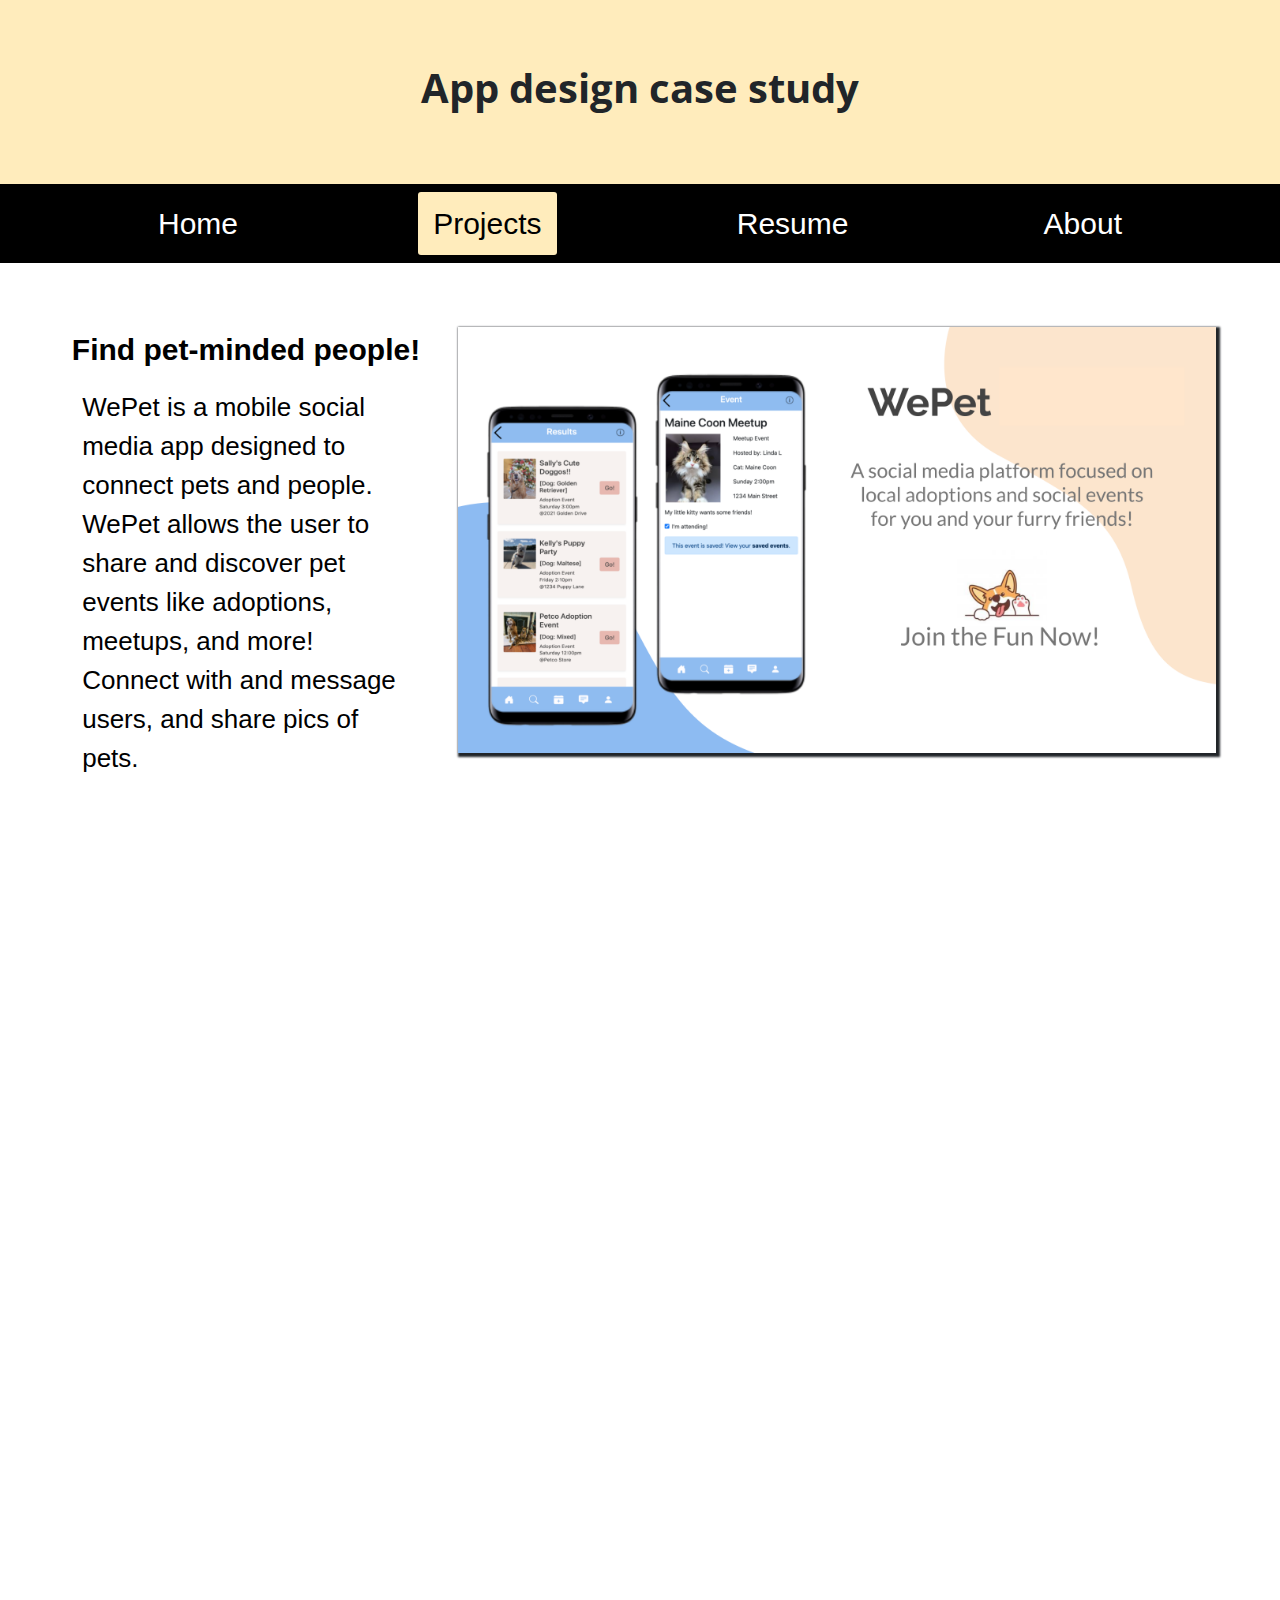
<file: WePet.html>
<!DOCTYPE html>

<html>
  <meta charset="UTF-8" />
  <meta name="description" content="Payam's Portfolio" />
  <meta
    name="”viewport”"
    content="”width"
    ="device-width,"
    initial-scale="1.0″"
  />
  <head>
    <title>We Pet case study</title>
    <link rel="icon" href="images/p.png" />

    <link rel="preconnect" href="https://fonts.googleapis.com" />
    <link rel="preconnect" href="https://fonts.gstatic.com" crossorigin />
    <link
      href="https://fonts.googleapis.com/css2?family=Open+Sans&display=swap"
      rel="stylesheet"
    />

    <link
      rel="stylesheet"
      href="https://stackpath.bootstrapcdn.com/bootstrap/4.5.2/css/bootstrap.min.css"
      integrity="sha384-JcKb8q3iqJ61gNV9KGb8thSsNjpSL0n8PARn9HuZOnIxN0hoP+VmmDGMN5t9UJ0Z"
      crossorigin="anonymous"
    />

    <script src="https://code.jquery.com/jquery-3.5.1.slim.min.js"
    integrity="sha384-DfXdz2htPH0lsSSs5nCTpuj/zy4C+OGpamoFVy38MVBnE+IbbVYUew+OrCXaRkfj"
    crossorigin="anonymous"></script>
    
    <script
      src="https://cdn.jsdelivr.net/npm/bootstrap@4.5.3/dist/js/bootstrap.bundle.min.js"
      integrity="sha384-ho+j7jyWK8fNQe+A12Hb8AhRq26LrZ/JpcUGGOn+Y7RsweNrtN/tE3MoK7ZeZDyx"
      crossorigin="anonymous"
    ></script>

    <link rel="stylesheet" href="css/projects.css" />
    <link rel="stylesheet" href="font-awesome-4.7.0/css/font-awesome.min.css" />
  </head>

  <body>
    <div class="page">
      <!-- Intro -->
      <div class="headBlock" ;>
        <h1><b>App design case study</b></h1>
      </div>

      <!-- The navigation menu -->
      <div class="navigationbar">
        <ul>
          <li><a href="index.html">Home</a></li>

          <li>
            <a class="active" href="index.html#projects">Projects</a>
          </li>

          <li>
            <a href="Resume.pdf" target="_blank" rel="noopener noreferrer"
              >Resume</a
            >
          </li>
          <li><a href="about.html">About</a></li>
        </ul>
      </div>

      <div class="row section">
        <div class="col" id="properText">
          <p class="journeymap_title">Find pet-minded people!</p>
          <p class="p33">
            WePet is a mobile social media app designed to connect pets and
            people. WePet allows the user to share and discover pet events like
            adoptions, meetups, and more! Connect with and message users, and
            share pics of pets.
          </p>
        </div>
        <div class="col-8">
          <img
            class="myimages"
            src="images/WePet/WePet.png"
            style="width: 100%; box-shadow: 2px 2px 2px 2px"
          />
        </div>
      </div>

      <!-- About
        - The Problem
            "In this day and age most people rely on apps to connect to people, how can we help pet owners find others to build a community with. Some may find it difficult and inconvinient to find a social group as pet owners and build a community for their pets."
            - My roles, responsibilities, and tools in this project-->

      <div id="About">
        <div class="row section">
          <div class="col">
            <p class="section_title">Background</p>
            <p class="p33">
              Our team collaborated to develop this app in 6 weeks for a
              Interaction and Design course at UC San Diego.
            </p>
          </div>
        </div>
        <div class="row subsection">
          <div class="col" id="properText">
            <p class="journeymap_title">The Problem:</p>
            <p class="p33">
              Some may find it overwhelming and inconvenient to build social
              groups as pet owners on conventional social apps like Facebook.
              How can we help pet owners find others to build a community with?
            </p>
          </div>
        </div>
        <div class="row subsection">
          <div class="col">
            <img
              class="myimages"
              src="images/WePet/RND/Competitive.png"
              style="width: 100%; padding-left: 10%"
            />
          </div>
          <div class="col" id="properText">
            <p class="journeymap_title">Competitive Analysis:</p>
            <p class="p33" , style="padding-right: 5%">
              An analysis of other products that may offer a similar experience
              to see what to build on and what gaps to fill in.
            </p>
          </div>
        </div>
        <div class="row lastsub">
          <div class="col" id="properText">
            <p class="journeymap_title">My roles, and tools in this project:</p>
            <p class="p33">
              Wireframing, Prototyping, HTML & CSS, Aesthetics and Formatting,
              Messaging functionality in JavaScipt.
            </p>
          </div>
        </div>
      </div>

      <!-- Turning ideas into models
        - Storyboarding
        - Prototyping
        - User Testing
        - Wire-framing-->

      <div id="ideas1">
        <div class="row section">
          <div class="col">
            <p class="section_title">Turning Ideas into Models</p>
          </div>
        </div>

        <!--Storyboarding-->
        <div class="row subsection">
          <div class="col" id="properText">
            <p class="journeymap_title">Storyboarding:</p>
            <p class="p33" , style="padding-left: 5%">
              We began crafting storyboards to depict our target audience and
              how the app would be used to satisfy user needs. We began creating
              paper prototypes from our storyboards to begin user testing and
              building off feedback.
            </p>
          </div>
          <div class="col">
            <img
              class="myimages"
              src="images/WePet/Prototypes/storyA.png"
              style="width: 100%; padding-right: 10%"
            />
          </div>
        </div>

        <!--Prototyping-->
        <div class="row subsection">
          <div class="col">
            <img
              class="myimages"
              src="images/WePet/Prototypes/home.png"
              style="width: 90%; padding-left: 10%; padding-bottom: 5%"
            />
            <img
              class="myimages"
              src="images/WePet/RND/questions.png"
              style="width: 90%; padding-left: 10%"
            />
          </div>
          <div class="col" id="properText">
            <p class="journeymap_title">Prototyping:</p>
            <p class="p33">
              We created 2 paper prototypes. One depicts a home interface that
              routes to events. Another depicts a questionnaire designed to find
              the best pet for the user's needs.
            </p>
          </div>
        </div>

        <!--User Testing-->
        <div class="row subsection">
          <div class="col" id="properText">
            <p class="section_title">User Testing</p>
          </div>
        </div>
        <div class="row">
          <div class="col" id="properText">
            <p class="p33">
              We used our paper prototypes for user testing. Three classmates
              ran through our paper prototypes with us. They based their
              critique of our app on Nielsen's 10 Usability Heuristics. The
              majority of feedback depicted the need for a back button. Users
              preferred the Events-orientated app design over the questionnaire
              app design. The questionnaire interrupted the flow of the app.
            </p>
          </div>
          <div class="col">
            <p class="p33">
              With that in mind, we shifted our focus to connecting people,
              similar to Facebook but targeted for pet ownership. Our goal was
              to provide users with more guidance for finding and adopting a pet
              to alleviate the complexities and uncertainties of navigating the
              process, especially for first-time pet owners. So, we decided to
              focus the app on making meetups and adoptions.
            </p>
          </div>
        </div>

        <div class="row subsection"></div>

        <!--Wireframing-->
        <div class="row lastsub">
          <div class="col" id="properText">
            <p class="journeymap_title">Wire-framing:</p>
            <p class="p33" , style="padding-left: 5%">
              Iterating on our paper prototypes, we were able to create two
              wireframes to depict the search and results functionality.
            </p>
            <br />
            <p class="p33" , style="padding-left: 5%">
              Users can search for an event by name, location, event type, and
              pet type. After hitting go users are brought to a results page
              that shows all relevant events. The results page includes a
              filtering feature for times.
            </p>
          </div>
          <div class="col">
            <img
              class="myimages"
              src="images/WePet/wireframes.png"
              style="width: 100%; padding-right: 20%; padding-top: 10%"
            />
          </div>
        </div>
      </div>

      <!-- Turning models into a rough app
        - Our greyscale model
        - Our greyscale model after feedback-->

      <div id="roughApp">
        <div class="row section">
          <div class="col">
            <p class="section_title">Turning Models into an app</p>
          </div>
        </div>

        <div class="row subsection">
          <div class="col">
            <img
              class="myimages"
              src="images/WePet/firstIteration/firstIteration.png"
              style="width: 100%"
            />
          </div>
          <div class="col" id="properText">
            <p class="journeymap_title">Our greyscale model:</p>
            <p class="p33">
              Our first round of coding. We used HTML and CSS to create this
              first iteration. We used Bootstrap as our design framework. We
              created JSON files to contain our events and began implementation
              with JavaScipt to write events to the JSON file.
            </p>
          </div>
        </div>

        <div class="row lastsub">
          <div class="col" id="properText">
            <p class="journeymap_title">Our greyscale model after feedback:</p>
            <p class="p33" , style="padding-left: 5%">
              We added other pages of the app and switched to Handlebars from
              HTML. We implemented a navigation bar to take users to any page on
              the app. The "create new event" page allows users to post their
              events. In addition, we implemented a login page that requires a
              username and password to enter.
            </p>
          </div>
          <div class="col">
            <img
              class="myimages"
              src="images/WePet/secondIteration/secondIteration.png"
              style="width: 100%"
            />
          </div>
        </div>
      </div>

      <!-- Turning a rough app into a polished product
        - Adding color and aesthetics
        - Final user testing
        - Final touches
        - Pitch and walkthrough video
        - Future steps -->
      <div id="polishedApp">
        <div class="row section">
          <div class="col" id="properText">
            <p class="section_title">
              Turning a rough app into a polished product
            </p>
          </div>
        </div>
        <div class="row subsection">
          <div class="col">
            <img
              class="myimages"
              src="images/WePet/thirdIteration/iterationThree.png"
              style="width: 100%"
            />
          </div>
          <div class="col" id="properText">
            <p class="journeymap_title">Adding color and aesthetics:</p>
            <p class="p33">
              We worked on adding color to the app and following an aesthetic
              color scheme. We also implemented Facebook login functionality and
              added a messaging function.
            </p>
          </div>
        </div>
        <div class="row subsection">
          <div class="col">
            <p class="journeymap_title">More user testing & Final touches:</p>
            <p class="p33">
              We completed the functionality of our create events page to link
              to our profile and new results. We added images to events and
              added deletions to our JSON. We finalized our messaging
              functionality.
            </p>
          </div>
        </div>
        <div class="row subsection">
          <div class="col">
            <img
              class="myimages"
              src="images/WePet/finalIteration/finalIteration.png"
              style="width: 100%"
            />
          </div>
        </div>
        <div class="row">
          <div class="col" id="properText">
            <p class="section_title">Going from here</p>
            <p class="p33">
              A matured version of this app could add a "stories" functionality
              similar to Snapchat. We also wanted to implement a way to
              encourage users to adopt from shelters.
            </p>
          </div>
        </div>
        <a href="index.html">
          <p class="p33back"><mark>&#8592; back to main </mark></p>
        </a>
      </div>
    </div>
  </body>
</html>
</file>
<file: css/index.css>
html,
body {
  width: 100%;
  height: 100%;
  margin: 0px;
  padding: 0px;
  overflow-x: hidden;
}

/* ==================== HOME ==================== */

h1 {
  font-family: "Open Sans", sans-serif, monospace;
  text-align: center;
}

h2 {
  font-family: "Lucida Console", "Courier New", monospace;
  text-align: center;
}

h4 {
  font-family: "Open Sans", sans-serif, monospace;
  text-align: center;
}

img.allign-center {
  display: block;
  margin: auto;
}

img.allign-left {
  float: left;
  margin-right: 10px;
}

img.small {
  width: 22%;
}

img.medium {
  width: 35%;
}

.skills {
  margin-top: 5%;
}

/* ==================== GENERAL ==================== */

.payamBlock {
  background-color: #ffecbc;
  text-align: center;
  padding-top: 5%;
  padding-bottom: 5%;
}

.AboutMePic {
  padding-top: 1%;
}

#properText {
  margin-top: auto;
  margin-bottom: auto;
  /*font-size: .4cm;*/
}

.header {
  margin-top: auto;
  margin-bottom: auto;
  text-align: center;
}

.photoContent {
  margin-top: auto;
  margin-bottom: auto;
  margin-left: auto;
  margin-right: auto;
}

.section {
  padding: 5%;
}

.subsection {
  margin-bottom: 5%;
}

.lastsub {
  padding-bottom: 5%;
}

/* fonts */
.p3 {
  font-family: Arial, Helvetica, sans-serif;
  /*font-size:16px; */
  color: black;
  text-align: center;
  font-size: 30px;
  margin-left: 5%;
  margin-right: 5%;
}

.p33 {
  font-family: Arial, Helvetica, sans-serif;
  /*font-size:16px; */
  color: black;
  text-align: left;
  font-size: 30px;
  margin-left: 5%;
  margin-right: 5%;
}

.p33back {
    font-family: "Lucida Console", "Courier New", monospace;
    font-size: 40px;
    color: black;
    text-align: left;
    margin-left: 1%;
  }

.p4 {
  font-family: "Lucida Console", "Courier New", monospace;
  font-size: 30px;
  color: black;
  text-align: center;
}

.p4W {
  font-family: "Lucida Console", "Courier New", monospace;
  font-size: 30px;
  color: whitesmoke;
  text-align: center;
}

.p44W {
  font-family: "Lucida Console", "Courier New", monospace;
  font-size: 30px;
  color: whitesmoke;
  text-align: left;
}

.p3W {
  font-family: "Lucida Console", "Courier New", monospace;
  /*font-size:16px; */
  color: whitesmoke;
  text-align: center;
}

.p33W {
  font-family: "Lucida Console", "Courier New", monospace;
  /*font-size:16px; */
  color: whitesmoke;
  text-align: left;
  margin-left: 5%;
  margin-right: 5%;
}

.p44 {
  font-family: "Lucida Console", "Courier New", monospace;
  font-size: 30px;
  color: black;
  text-align: left;
}

.p45 {
  font-family: "Lucida Console", "Courier New", monospace;
  font-size: 30px;
  color: black;
  text-align: center;
}

.p1 {
  font-family: "Times New Roman", Times, serif;
}

.p2 {
  font-family: Arial, Helvetica, sans-serif;
}

.p6 {
  font-family: Arial, Helvetica, sans-serif;
  font-size: 25px;
  color: #434343;
  text-align: center;
}

.p7 {
  font-family: "Lucida Console", "Courier New", monospace;
  color: #434343;
  text-align: left;
  font-size: 15px;
}

.p8 {
  font-family: "Lucida Console", "Courier New", monospace;
  color: #434343;
  text-align: center;
  font-size: 15px;
}

.p9 {
  font-family: "Lucida Console", "Courier New", monospace;
  color: #434343;
  text-align: center;
  font-size: 15px;
}

.p10 {
  font-family: "Brush Script M7", "Lucida Handwriting", cursive;
  color: #434343;
  text-align: right;
  font-size: 15px;
}

.p33about {
  font-family: Arial, Helvetica, sans-serif;
  font-size: 30px;
  color: black;
  text-align: center;
  margin-left: 5%;
  margin-right: 5%;
}

/* ==================== NAVS ==================== */

/* Style the navigation menu */
.navigationbar {
  background-color: black;

  padding-top: 17px;
  padding-bottom: 1px;
  /*
  padding: 0;
  margin: 0;
  box-sizing: border-box;
  text-align: center;
  display: flex; */
}

/* Navigation links */

.navigationbar ul {
  padding: 0;
  display: flex;
  justify-content: space-between;
  list-style: none;
  margin-left: 10%;
  margin-right: 10%;
  /**/
}
/*
.navigationbar li {
  width: 25%;
  margin-top: 15px;
  padding: 12px;
  margin-left: 25%;
}
*/

.navigationbar li a {
  margin: 15px;
  padding: 15px;
  text-decoration: none;
  color: white;
  font-size: 30px; /* 17 */
  text-align: center; /* If you want the text to be centered */
}

.navigationbar li a.active {
  color: black;
}

/* Style the current/active link */
.active,
.navigationbar li a:hover {
  background-color: #ffecbc;
  color: black;
  border-radius: 3px;
}

.sub-menu-Projects {
  display: none;
  left: 31.5%; /* 431px */
}

.sub-menu-Projects li a {
  color: black;
  padding: 0;
  margin: 0;
}

.sub-menu-Projects li a:hover {
  color: blue;
  box-sizing: border-box;
  background-color: transparent;
  padding: 0;
  margin: 0;
}

.navigationbar li:hover .sub-menu-Projects {
  z-index: 1000;
  display: block;
  position: absolute;
  background-color: #ffecbc;
  /*padding-bottom: 10px; */
  padding: 0;

  /*
  margin-right: 11px;
  padding-right: 10px;*/
  margin-top: 13px;

  width: 93px;
  border-radius: 3px;
}

.navigationbar li:hover .sub-menu-Projects ul {
  display: block;
  padding: 0;
  margin: 0;
}

.navigationbar li:hover .sub-menu-Projects ul li {
  width: 93px;
  border-bottom: 1px solid black;
  background: transparent;
  border-radius: 0;
  text-align: center;
  margin-left: 0;
  padding-top: 0;
  padding-bottom: 13px;
}

.navigationbar li:hover .sub-menu-Projects ul li:last-child {
  border-bottom: none;
}

/* SPECIAL SUBMENU FOR WEPET & TREESKIRT*/

/* sub-menu-special {
  display: none;
  left: 472px;
}
*/

/* ==================== MISC ==================== */

body {
  padding: 0px;
}

.container {
  margin-top: 70px;
}

/* Index / home stuff */
.containerIndex {
  margin-left: 7%;
  margin-right: 7%;
  margin-top: 70px;
  margin-bottom: 80px;
  text-align: center;
}

.contentBorder {
  border-radius: 5px;
  border: 2px solid #cee7f1;
  background-color: #fbfbfb;
  padding: 10px;
  height: auto;
}

/* ==================== end ==================== */

.rowimg {
  display: flex;
  box-sizing: border-box;
}

.columnimg {
  flex: 25%;
  padding: 10px;
  box-sizing: border-box;
}

.columnskillimg {
  flex: 12.5%;
  padding: 10px;
  box-sizing: border-box;
}

/* Three image containers (use 25% for four, and 50% for two, etc) */
.column {
  /* float: right; */
  width: 50%;
  padding: 5px;
}

/* Clear floats after image containers */
.row::after {
  content: "";
  clear: both;
  display: table;
}

/* Add responsiveness - on screens less than 4500px, make the navigation links appear on top of each other, instead of next to each other */
@media screen and (max-device-width: 450px) {
  .payamBlock {
    margin: 0;
    width: 102%; /* Temporary Fix */
  }

  .navigationbar li a.active {
    color: black;
    background-color: #ffecbc;
    border-radius: 3px;
  }

  /* Style the current/active link */
  .active,
  .navigationbar li a:hover {
    color: white;
    background-color: unset;
    border-radius: unset;
  }

  .AboutMePic {
    padding-top: 5%;
    padding-bottom: 5%;
  }

  .p33back {
    margin-top: 50%;
  }

  .p3 {
    font-size: 22px;
  }

  .p33 {
    font-size: 36px;
  }
  .p33about {
    font-size: 36px;
  }

  .p6 {
    font-size: 40px;
  }
}
</file>
<file: css/style.css>
:root {
  --accent: #d97706;
  --accent-light: #fef9ee;
  --accent-border: #fde68a;
  --text: #1a1a1a;
  --text-muted: #6b7280;
  --text-body: #374151;
  --bg: #ffffff;
  --bg-alt: #f9fafb;
  --border: #e5e7eb;
  --nav-bg: #111827;
  --font: 'Inter', system-ui, -apple-system, sans-serif;
  --max-w: 920px;
  --radius: 10px;
  --shadow: 0 1px 3px rgba(0,0,0,0.08), 0 4px 16px rgba(0,0,0,0.06);
}

*, *::before, *::after { box-sizing: border-box; margin: 0; padding: 0; }
html { font-size: 16px; scroll-behavior: smooth; }
body {
  font-family: var(--font);
  color: var(--text);
  background: var(--bg);
  line-height: 1.6;
  -webkit-font-smoothing: antialiased;
}
img { max-width: 100%; display: block; }
a { color: inherit; }

/* ===== NAV ===== */
nav {
  background: var(--nav-bg);
  position: sticky;
  top: 0;
  z-index: 100;
}
.nav-inner {
  max-width: var(--max-w);
  margin: 0 auto;
  padding: 0 1.5rem;
  display: flex;
  align-items: center;
  justify-content: space-between;
  height: 56px;
  position: relative;
}
.nav-brand {
  font-weight: 700;
  font-size: 0.9375rem;
  color: #fff;
  text-decoration: none;
  letter-spacing: -0.01em;
  white-space: nowrap;
}
.nav-links {
  display: flex;
  list-style: none;
  gap: 0.25rem;
  align-items: stretch;
}
.nav-links li {
  display: flex;
  align-items: center;
}
.nav-links a {
  color: rgba(255,255,255,0.65);
  text-decoration: none;
  font-size: 0.875rem;
  font-weight: 500;
  padding: 0.375rem 0.625rem;
  border-radius: 6px;
  transition: color 0.15s ease, background 0.15s ease;
  white-space: nowrap;
}
.nav-links a:hover { color: #fff; background: rgba(255,255,255,0.08); }
.nav-links a.active { color: #fff; background: rgba(255,255,255,0.12); }

/* ===== PROJECTS DROPDOWN ===== */
.has-dropdown {
  position: relative;
}
.has-dropdown > a::after {
  content: ' ▾';
  font-size: 0.75em;
  opacity: 0.6;
}
.nav-dropdown {
  position: absolute;
  top: 100%;
  left: 50%;
  right: auto;
  transform: translateX(-50%) translateY(-6px);
  background: var(--bg);
  border: 1px solid var(--border);
  border-radius: var(--radius);
  box-shadow: 0 8px 32px rgba(0,0,0,0.16);
  padding: 0.75rem;
  display: flex;
  justify-content: center;
  gap: 0.75rem;
  z-index: 200;
  width: 620px;
  opacity: 0;
  visibility: hidden;
  transition: opacity 0.18s ease, visibility 0.18s ease, transform 0.18s ease;
  pointer-events: none;
}
.has-dropdown:hover .nav-dropdown {
  opacity: 1;
  visibility: visible;
  transform: translateX(-50%) translateY(0);
  pointer-events: auto;
}
.drop-card {
  flex: 1;
  border: 2px solid var(--border);
  border-radius: 8px;
  overflow: hidden;
  text-decoration: none;
  color: inherit;
  background: var(--bg);
  transition: border-color 0.15s ease, box-shadow 0.15s ease, transform 0.15s ease;
}
.drop-card:hover {
  border-color: var(--accent);
  box-shadow: 0 0 0 2px var(--accent);
  transform: translateY(-2px);
}
.drop-card img {
  width: 100%;
  aspect-ratio: 16 / 9;
  object-fit: cover;
  display: block;
}
.drop-card-thumb {
  width: 100%;
  aspect-ratio: 16 / 9;
  display: block;
}
.drop-card-thumb--steel {
  background: linear-gradient(135deg, #111827 0%, #1e3a5f 60%, #1a4a7a 100%);
}
.drop-card-body {
  padding: 0.5rem 0.625rem 0.625rem;
  text-align: center;
}
.drop-card-tag {
  display: block;
  font-size: 0.625rem;
  font-weight: 700;
  text-transform: uppercase;
  letter-spacing: 0.07em;
  color: var(--accent);
  margin-bottom: 0.2rem;
}
.drop-card-title {
  display: block;
  font-size: 0.8125rem;
  font-weight: 600;
  line-height: 1.3;
  color: var(--text);
}

/* ===== HERO ===== */
.hero {
  background: var(--nav-bg);
  padding: 3.5rem 1.5rem;
}
.hero-inner {
  max-width: var(--max-w);
  margin: 0 auto;
  display: grid;
  grid-template-columns: 200px 1fr;
  gap: 3rem;
  align-items: center;
}
.hero-inner--centered {
  display: block;
  max-width: 640px;
  text-align: center;
}
.hero-inner--centered .hero-bio {
  margin-left: auto;
  margin-right: auto;
}
.hero-inner--centered .hero-links {
  justify-content: center;
}
.hero-photo {
  width: 180px;
  height: 180px;
  border-radius: 50%;
  object-fit: cover;
  object-position: center top;
  box-shadow: 0 4px 24px rgba(0,0,0,0.15);
}
.hero-name {
  font-family: 'Instrument Serif', Georgia, serif;
  font-size: clamp(2.5rem, 6vw, 3.75rem);
  font-weight: 400;
  letter-spacing: -0.02em;
  line-height: 1.05;
  margin-bottom: 0.5rem;
  color: #fff;
}
.hero-title {
  font-size: 1.0625rem;
  color: rgba(255,255,255,0.45);
  margin-bottom: 1.25rem;
}
.hero-bio {
  font-size: 1rem;
  line-height: 1.75;
  color: rgba(255,255,255,0.68);
  margin-bottom: 1.75rem;
  max-width: 480px;
}
.hero-links {
  display: flex;
  flex-wrap: wrap;
  gap: 0.625rem;
}
.hero-links a {
  display: inline-flex;
  align-items: center;
  gap: 0.375rem;
  font-size: 0.875rem;
  font-weight: 500;
  padding: 0.5rem 0.875rem;
  border-radius: 8px;
  background: var(--nav-bg);
  color: #fff;
  text-decoration: none;
  transition: opacity 0.15s ease;
}
.hero-links a:hover { opacity: 0.8; }
.hero-links a svg { width: 15px; height: 15px; flex-shrink: 0; }

/* ===== MAIN ===== */
main {
  max-width: var(--max-w);
  margin: 0 auto;
  padding: 2.5rem 1.5rem;
}

/* ===== SECTION HEADER ===== */
.section-header {
  font-size: 0.6875rem;
  font-weight: 700;
  letter-spacing: 0.1em;
  text-transform: uppercase;
  color: var(--accent);
  margin-bottom: 1.25rem;
  display: flex;
  align-items: center;
  gap: 0.75rem;
}
.section-header::after {
  content: '';
  flex: 1;
  height: 1px;
  background: var(--border);
}

.page-section { margin-bottom: 1.5rem; }

/* ===== PROJECT CARDS ===== */
.card-grid {
  display: grid;
  grid-template-columns: repeat(auto-fill, minmax(260px, 1fr));
  gap: 1.25rem;
}
.card {
  border: 1px solid var(--border);
  border-radius: var(--radius);
  overflow: hidden;
  text-decoration: none;
  color: inherit;
  display: block;
  background: var(--bg);
  transition: transform 0.2s ease, box-shadow 0.2s ease, border-color 0.2s ease;
}
.card:hover {
  transform: translateY(-3px);
  border-color: var(--accent);
  box-shadow: 0 0 0 2px var(--accent), 0 4px 16px rgba(0,0,0,0.08);
}
.card-img {
  width: 100%;
  aspect-ratio: 16 / 9;
  object-fit: cover;
  background: var(--bg-alt);
}
.card-body { padding: 1rem 1.125rem 1.25rem; }
.card-tag {
  font-size: 0.6875rem;
  font-weight: 700;
  text-transform: uppercase;
  letter-spacing: 0.07em;
  color: var(--accent);
  margin-bottom: 0.375rem;
}
.card-title { font-size: 1rem; font-weight: 600; line-height: 1.35; }
.card-desc { font-size: 0.875rem; color: var(--text-muted); margin-top: 0.375rem; line-height: 1.55; }

/* ===== EXPERIENCE ===== */
.exp-list {
  display: flex;
  flex-direction: column;
}
.exp-item {
  display: flex;
  justify-content: space-between;
  align-items: baseline;
  padding: 1rem 0;
  border-bottom: 1px solid var(--border);
}
.exp-item:last-child {
  border-bottom: none;
}
.exp-role {
  font-size: 1rem;
  font-weight: 600;
  color: var(--text);
  margin-bottom: 0.2rem;
}
.exp-company {
  font-size: 0.875rem;
  color: var(--text-muted);
}
.exp-date {
  font-size: 0.875rem;
  color: var(--text-muted);
  white-space: nowrap;
  margin-left: 2rem;
}

/* ===== SKILLS ===== */
.skills-line {
  font-size: 0.8125rem;
  color: var(--text-muted);
  line-height: 2;
  letter-spacing: 0.01em;
  padding-top: 1rem;
  border-top: 1px solid var(--border);
  margin-top: 0.25rem;
}

/* ===== HERO ENTRANCE ===== */
@keyframes fadeUp {
  from { opacity: 0; transform: translateY(10px); }
  to   { opacity: 1; transform: translateY(0); }
}
.hero-name  { animation: fadeUp 0.5s ease both 0.05s; }
.hero-title { animation: fadeUp 0.5s ease both 0.15s; }
.hero-bio   { animation: fadeUp 0.5s ease both 0.25s; }
.hero-links { animation: fadeUp 0.5s ease both 0.35s; }

/* ===== CONTACT CTA ===== */
.contact-section {
  background: var(--nav-bg);
  border-radius: var(--radius);
  padding: 3rem 2.5rem;
  text-align: center;
}
.contact-heading {
  font-family: 'Instrument Serif', Georgia, serif;
  font-size: 2rem;
  font-weight: 400;
  color: #fff;
  margin-bottom: 0.75rem;
  letter-spacing: -0.02em;
}
.contact-sub {
  font-size: 1rem;
  color: rgba(255,255,255,0.6);
  max-width: 480px;
  margin: 0 auto 1.75rem;
  line-height: 1.7;
}
.contact-btn {
  display: inline-block;
  background: var(--accent);
  color: #fff;
  font-size: 0.9375rem;
  font-weight: 600;
  padding: 0.75rem 2rem;
  border-radius: 8px;
  text-decoration: none;
  transition: opacity 0.15s ease;
}
.contact-btn:hover { opacity: 0.85; }

/* ===== FOOTER ===== */
footer {
  border-top: 1px solid var(--border);
  padding: 1.25rem 1.5rem;
  text-align: center;
  font-size: 0.875rem;
  color: var(--text-muted);
}

/* ===== BACK LINK ===== */
.back-link {
  display: inline-flex;
  align-items: center;
  gap: 0.4rem;
  font-size: 0.875rem;
  font-weight: 500;
  color: var(--text-muted);
  text-decoration: none;
  margin-bottom: 2.5rem;
  padding: 0.375rem 0;
  transition: color 0.15s;
}
.back-link:hover { color: var(--text); }
.back-link svg { width: 15px; height: 15px; }

/* ===== ABOUT PAGE ===== */
.about-grid {
  display: grid;
  grid-template-columns: 260px 1fr;
  gap: 3.5rem;
  align-items: center;
}
.about-photo {
  width: 100%;
  border-radius: var(--radius);
  box-shadow: var(--shadow);
}
.about-h1 {
  font-family: 'Instrument Serif', Georgia, serif;
  font-size: 2.25rem;
  font-weight: 400;
  letter-spacing: -0.02em;
  margin-bottom: 1.25rem;
}
.about-text {
  font-size: 1.0625rem;
  line-height: 1.8;
  color: var(--text-body);
  margin-bottom: 1rem;
}
.about-text:last-child { margin-bottom: 0; }

/* ===== CASE STUDY ===== */
.case-hero {
  background: var(--nav-bg);
  padding: 4rem 1.5rem 3.5rem;
}
.case-hero-inner { max-width: var(--max-w); margin: 0 auto; }
.case-hero-tag {
  font-size: 0.6875rem;
  font-weight: 700;
  letter-spacing: 0.1em;
  text-transform: uppercase;
  color: var(--accent);
  margin-bottom: 0.75rem;
}
.case-hero h1 {
  font-family: 'Instrument Serif', Georgia, serif;
  font-size: clamp(1.75rem, 4vw, 2.75rem);
  font-weight: 400;
  letter-spacing: -0.02em;
  line-height: 1.15;
  margin-bottom: 0.75rem;
  color: #fff;
}
.case-hero p {
  font-size: 1.0625rem;
  color: rgba(255,255,255,0.65);
  max-width: 560px;
  line-height: 1.65;
}

.case-main {
  max-width: var(--max-w);
  margin: 0 auto;
  padding: 3rem 1.5rem;
}
.case-section { margin-bottom: 3.5rem; }
.case-label {
  font-size: 0.6875rem;
  font-weight: 700;
  text-transform: uppercase;
  letter-spacing: 0.08em;
  color: var(--accent);
  margin-bottom: 0.375rem;
}
.case-h2 {
  font-size: 1.25rem;
  font-weight: 700;
  letter-spacing: -0.02em;
  margin-bottom: 0.75rem;
  color: var(--text);
}
.case-h3 {
  font-size: 1rem;
  font-weight: 600;
  margin-bottom: 0.625rem;
  color: var(--text);
}
.case-p {
  font-size: 1rem;
  line-height: 1.75;
  color: var(--text-body);
  margin-bottom: 0.875rem;
}
.case-p:last-child { margin-bottom: 0; }
.case-img {
  border-radius: var(--radius);
  box-shadow: 0 2px 12px rgba(0,0,0,0.09);
  width: 100%;
}
.case-source {
  font-size: 0.75rem;
  color: var(--text-muted);
  margin-top: 0.5rem;
}
.case-section-title {
  font-size: 0.6875rem;
  font-weight: 700;
  letter-spacing: 0.1em;
  text-transform: uppercase;
  color: var(--accent);
  margin-bottom: 1.5rem;
  display: flex;
  align-items: center;
  gap: 0.75rem;
}
.case-section-title::after {
  content: '';
  flex: 1;
  height: 1px;
  background: var(--border);
}

.two-col {
  display: grid;
  grid-template-columns: 1fr 1fr;
  gap: 3rem;
  align-items: center;
  margin-bottom: 3rem;
}
.two-col:last-child { margin-bottom: 0; }

.full-img {
  width: 100%;
  border-radius: var(--radius);
  box-shadow: 0 2px 12px rgba(0,0,0,0.09);
}

/* ===== RESPONSIVE ===== */
@media (max-width: 680px) {
  .hero-inner {
    grid-template-columns: 1fr;
    text-align: center;
    gap: 1.5rem;
  }
  .hero-photo { margin: 0 auto; width: 130px; height: 130px; }
  .hero-links { justify-content: center; }
  .hero-bio { margin-left: auto; margin-right: auto; }

  .about-grid { grid-template-columns: 1fr; gap: 2rem; }
  .about-photo { max-width: 260px; margin: 0 auto; }

  .two-col { grid-template-columns: 1fr; gap: 1.5rem; }

  .nav-links a { font-size: 0.8125rem; padding: 0.375rem 0.5rem; }
  .nav-brand { font-size: 0.875rem; }
}

/* ===== SNAKE GAME ===== */
.snake-trigger {
  display: inline-block;
  margin-top: 1rem;
  padding: 0.375rem 0.75rem;
  font-family: var(--font);
  font-size: 0.8rem;
  font-weight: 500;
  color: rgba(255,255,255,0.45);
  background: transparent;
  border: 1px solid rgba(255,255,255,0.15);
  border-radius: 6px;
  cursor: pointer;
  transition: opacity 0.15s ease, border-color 0.15s ease;
  letter-spacing: 0.02em;
}
.snake-trigger:hover {
  color: rgba(255,255,255,0.75);
  border-color: rgba(255,255,255,0.3);
}

.snake-overlay {
  position: fixed;
  inset: 0;
  background: var(--nav-bg);
  z-index: 1000;
  display: flex;
  flex-direction: column;
  align-items: center;
  justify-content: center;
  opacity: 0;
  visibility: hidden;
  transition: opacity 0.2s ease, visibility 0.2s ease;
}
.snake-overlay.active {
  opacity: 1;
  visibility: visible;
}
.snake-score {
  font-family: var(--font);
  font-size: 0.875rem;
  font-weight: 600;
  color: var(--accent);
  letter-spacing: 0.08em;
  text-transform: uppercase;
  margin-bottom: 1rem;
}
.snake-canvas {
  display: block;
  border: 1px solid rgba(255,255,255,0.1);
  border-radius: 10px;
  touch-action: none;
}
.snake-close {
  position: absolute;
  top: 1.25rem;
  right: 1.5rem;
  background: transparent;
  border: none;
  color: rgba(255,255,255,0.4);
  font-size: 1.5rem;
  cursor: pointer;
  line-height: 1;
  padding: 0.25rem 0.5rem;
  transition: color 0.15s ease;
}
.snake-close:hover { color: rgba(255,255,255,0.8); }
</file>
<file: css/projects.css>
html,
body {
  width: 100%;
  height: 100%;
  margin: 0px;
  padding: 0px;
  overflow-x: hidden;
}
/* ==================== HOME ==================== */

h1 {
  font-family: "Open Sans", sans-serif, monospace;
  text-align: center;
}

h2 {
  font-family: "Lucida Console", "Courier New", monospace;
  text-align: center;
}

h4 {
  font-family: "Open Sans", sans-serif, monospace;
  text-align: center;
}

img.allign-center {
  display: block;
  margin: auto;
}

img.allign-left {
  float: left;
  margin-right: 10px;
}

img.medium {
  width: 30%;
}

/* ==================== GENERAL ==================== */

.headBlock {
  background-color: #ffecbc;
  text-align: center;
  padding-top: 5%;
  padding-bottom: 5%;
}

#properText {
  margin-top: auto;
  margin-bottom: auto;
  /*font-size: .4cm;*/
}

.header {
  margin-top: auto;
  margin-bottom: auto;
  text-align: center;
}

.photoContent {
  margin-top: auto;
  margin-bottom: auto;
  margin-left: auto;
  margin-right: auto;
}

.section {
  padding: 5%;
}

.subsection {
  margin-bottom: 5%;
}

.lastsub {
  padding-bottom: 5%;
}

/* fonts */
.p3 {
    font-family: Arial, Helvetica, sans-serif;
  color: black;
  text-align: center;
  font-size: 26px;
}

.p33 {
    font-family: Arial, Helvetica, sans-serif;
  color: black;
  text-align: left;
  margin-left: 5%;
  margin-right: 5%;
  font-size: 26px;
}

.p33back {
  font-family: "Lucida Console", "Courier New", monospace;
  font-size: 40px;
  color: black;
  text-align: left;
  margin-left: 1%;
}

.section_title {
  font-family: Arial, Helvetica, sans-serif;
  font-size: 36px;
  color: black;
  text-align: center;
  font-weight: bold;
  text-decoration: underline;
}

.journeymap_title {
  font-family: Arial, Helvetica, sans-serif;
  font-size: 30px;
  color: black;
  text-align: center;
  font-weight: bold;
}

.p4 {
  font-family: Arial, Helvetica, sans-serif;
  font-size: 30px;
  color: black;
  text-align: center;
  font-weight: bold;
}

.p4W {
  font-family: "Lucida Console", "Courier New", monospace;
  font-size: 40px;
  color: whitesmoke;
  text-align: center;
  font-weight: bold;
}

.p44W {
  font-family: "Lucida Console", "Courier New", monospace;
  font-size: 36px;
  color: whitesmoke;
  text-align: left;
}

.p3W {
  font-family: "Lucida Console", "Courier New", monospace;
  font-size: 30px;
  color: whitesmoke;
  text-align: center;
}

.p33W {
  font-family: "Lucida Console", "Courier New", monospace;
  font-size: 26px;
  color: whitesmoke;
  text-align: left;
  margin-left: 5%;
  margin-right: 5%;
}

.p33Wback {
  font-family: "Lucida Console", "Courier New", monospace;
  font-size: 40px;
  color: whitesmoke;
  text-align: left;
  margin-left: 5%;
  margin-right: 5%;
}

.p44 {
  font-family: "Lucida Console", "Courier New", monospace;
  font-size: 30px;
  color: black;
  text-align: left;
}

.p45 {
  font-family: "Lucida Console", "Courier New", monospace;
  font-size: 30px;
  color: black;
  text-align: center;
}

.p1 {
  font-family: "Times New Roman", Times, serif;
}

.p2 {
  font-family: Arial, Helvetica, sans-serif;
}

.p6 {
  font-family: "Lucida Console", "Courier New", monospace;
  font-size: 40px;
  color: #434343;
  text-align: center;
}

.p7 {
  font-family: "Lucida Console", "Courier New", monospace;
  color: #434343;
  text-align: left;
  font-size: 15px;
}

.p8 {
  font-family: "Lucida Console", "Courier New", monospace;
  color: #434343;
  text-align: center;
  font-size: 15px;
}

.p9 {
  font-family: "Lucida Console", "Courier New", monospace;
  color: #434343;
  text-align: center;
  font-size: 15px;
}

.p10 {
  font-family: "Brush Script M7", "Lucida Handwriting", cursive;
  color: #434343;
  text-align: right;
  font-size: 15px;
}

.p33about {
  font-family: "Lucida Console", "Courier New", monospace;
  font-size: 36px;
  color: black;
  text-align: left;
  margin-left: 5%;
  margin-right: 5%;
}

/* ==================== NAVS ==================== */

/* Style the navigation menu */
.navigationbar {
  background-color: black;

  padding-top: 17px;
  padding-bottom: 1px;

  /*
  padding: 0;
  margin: 0;
  box-sizing: border-box;
  text-align: center;
  display: flex;
  */
}

/* Navigation links */

.navigationbar ul {
  padding: 0;
  display: flex;
  justify-content: space-between;
  list-style: none;
  margin-left: 10%;
  margin-right: 10%;
}

/*
.navbar li {
  width: 25%;
  margin-top: 15px;
  padding: 12px;
  margin-left: 25%;
}
*/
.navigationbar li a {
  margin: 15px;
  padding: 15px;
  text-decoration: none;
  color: white;
  font-size: 30px; /* 17 */
  text-align: center; /* If you want the text to be centered */
}

.navigationbar li a.active {
  color: black;
}

/* Style the current/active link */
.active,
.navigationbar li a:hover {
  background-color: #ffecbc;
  color: black;
  border-radius: 3px;
}

.sub-menu-Projects {
  display: none;
  left: 472px; /* 431px */
}

.sub-menu-Projects li a {
  color: black;
  padding: 0;
  margin: 0;
}

.sub-menu-Projects li a:hover {
  color: blue;
  box-sizing: border-box;
  background-color: transparent;
  padding: 0;
  margin: 0;
}

.navigationbar li:hover .sub-menu-Projects {
  z-index: 1000;
  display: block;
  position: absolute;
  background-color: #ffecbc;
  /*padding-bottom: 10px; */
  padding: 0;

  /*
  margin-right: 11px;
  padding-right: 10px;*/
  margin-top: 13px;

  width: 93px;
  border-radius: 3px;
}

.navigationbar li:hover .sub-menu-Projects ul {
  display: block;
  padding: 0;
  margin: 0;
}

.navigationbar li:hover .sub-menu-Projects ul li {
  width: 93px;
  border-bottom: 1px solid black;
  background: transparent;
  border-radius: 0;
  text-align: center;
  margin-left: 0;
  padding-top: 0;
  padding-bottom: 13px;
}

.navigationbar li:hover .sub-menu-Projects ul li:last-child {
  border-bottom: none;
}

/* SPECIAL SUBMENU FOR WEPET & TREESKIRT*/

/* sub-menu-special {
  display: none;
  left: 472px;
}
*/

/* ==================== MISC ==================== */

body {
  padding: 0px;
}

.container {
  margin-top: 70px;
}

/* Index / home stuff */
.containerIndex {
  margin-left: 7%;
  margin-right: 7%;
  margin-top: 70px;
  margin-bottom: 80px;
  text-align: center;
}

.contentBorder {
  border-radius: 5px;
  border: 2px solid #cee7f1;
  background-color: #fbfbfb;
  padding: 10px;
  height: auto;
}

/* ==================== end ==================== */

.rowimg {
  display: flex;
  box-sizing: border-box;
}

.columnimg {
  flex: 25%;
  padding: 10px;
  box-sizing: border-box;
}

/* Three image containers (use 25% for four, and 50% for two, etc) */
.column {
  /* float: right; */
  width: 50%;
  padding: 5px;
}

/* Clear floats after image containers */
.row::after {
  content: "";
  clear: both;
  display: table;
}

/* Add responsiveness - on screens less than 4500px, make the navigation links appear on top of each other, instead of next to each other */
@media screen and (max-device-width: 450px) {
  .headBlock {
    margin: 0;
    width: 102%;
  }

  .navigationbar li a.active {
    color: black;
    background-color: #ffecbc;
    border-radius: 3px;
  }

  /* Style the current/active link */
  .active,
  .navigationbar li a:hover {
    color: white;
    background-color: unset;
    border-radius: unset;
  }

  .row col {
    width: 115%;
    margin: 0;
  }

  .row section {
    width: 115%;
    margin: 0;
    padding: 0;
  }

  .row subsection {
    width: 115%;
    margin: 0;
    padding: 0;
  }
}
</file>
